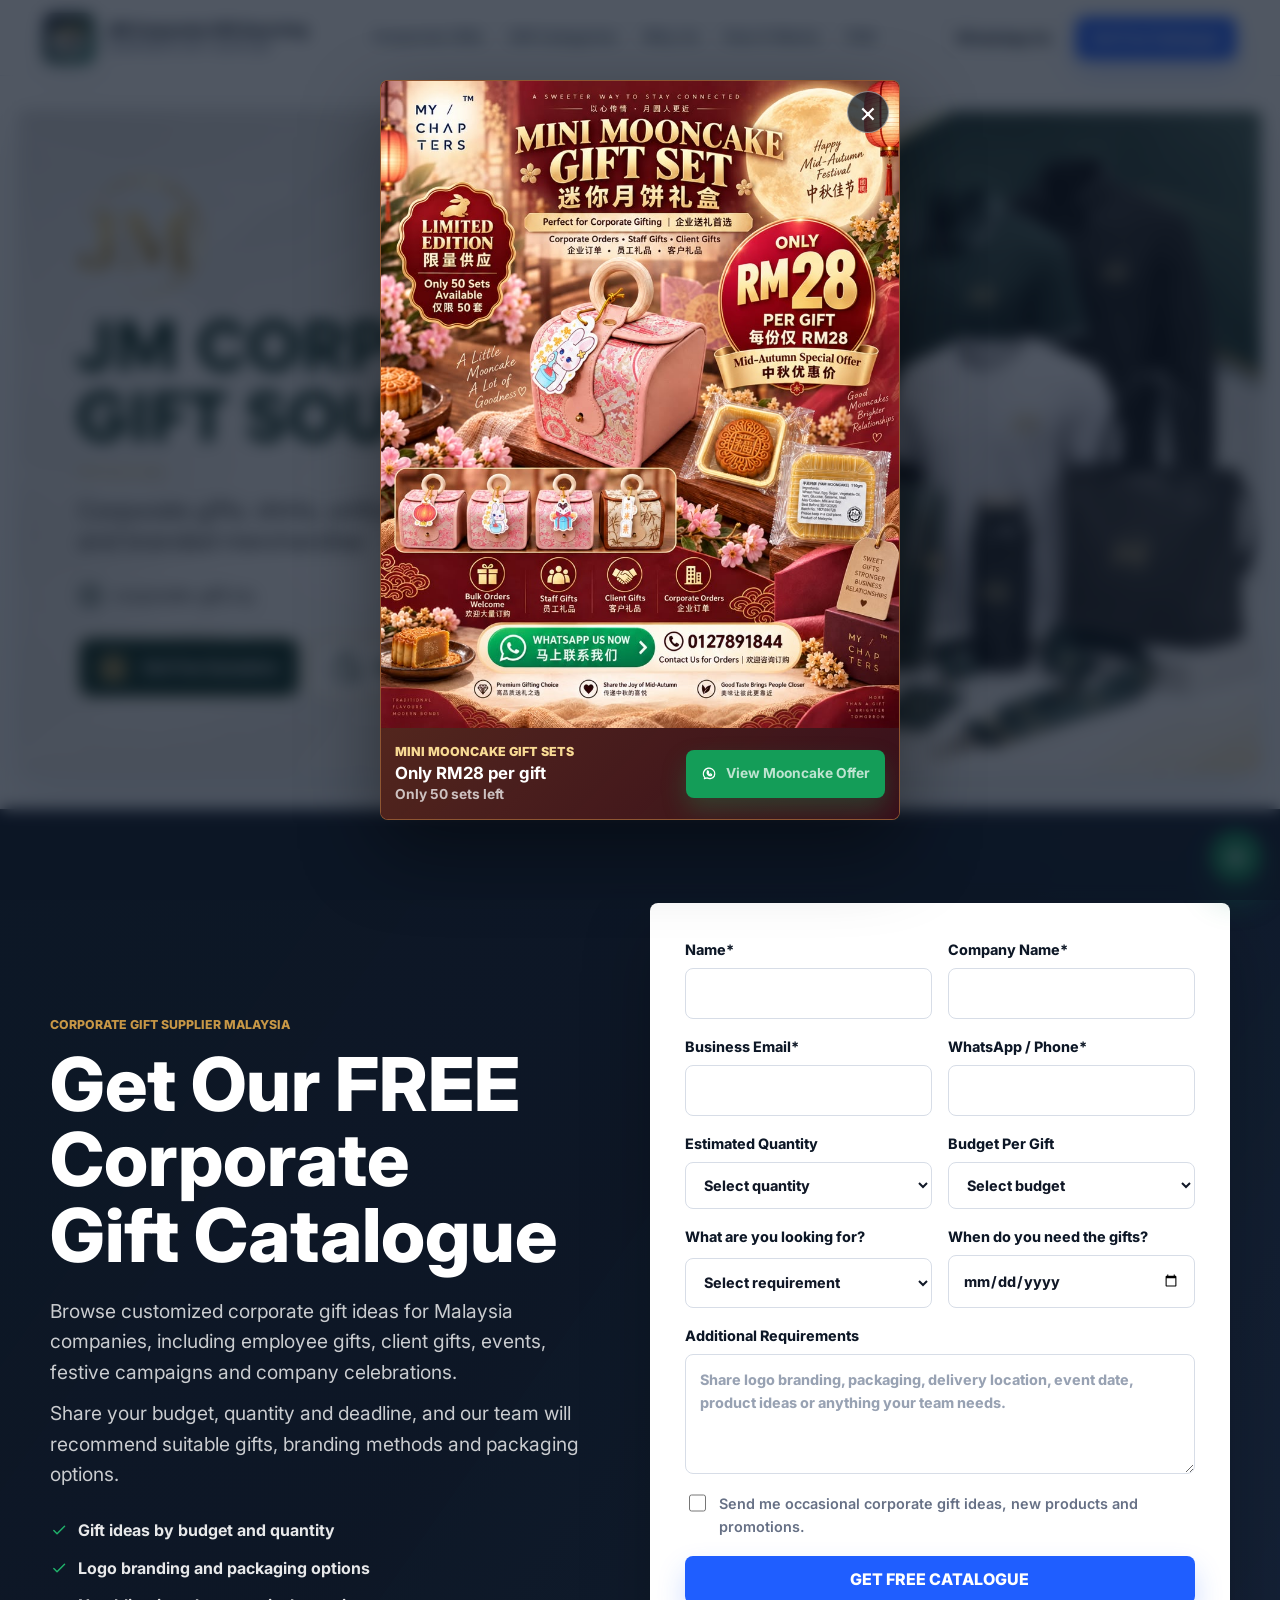
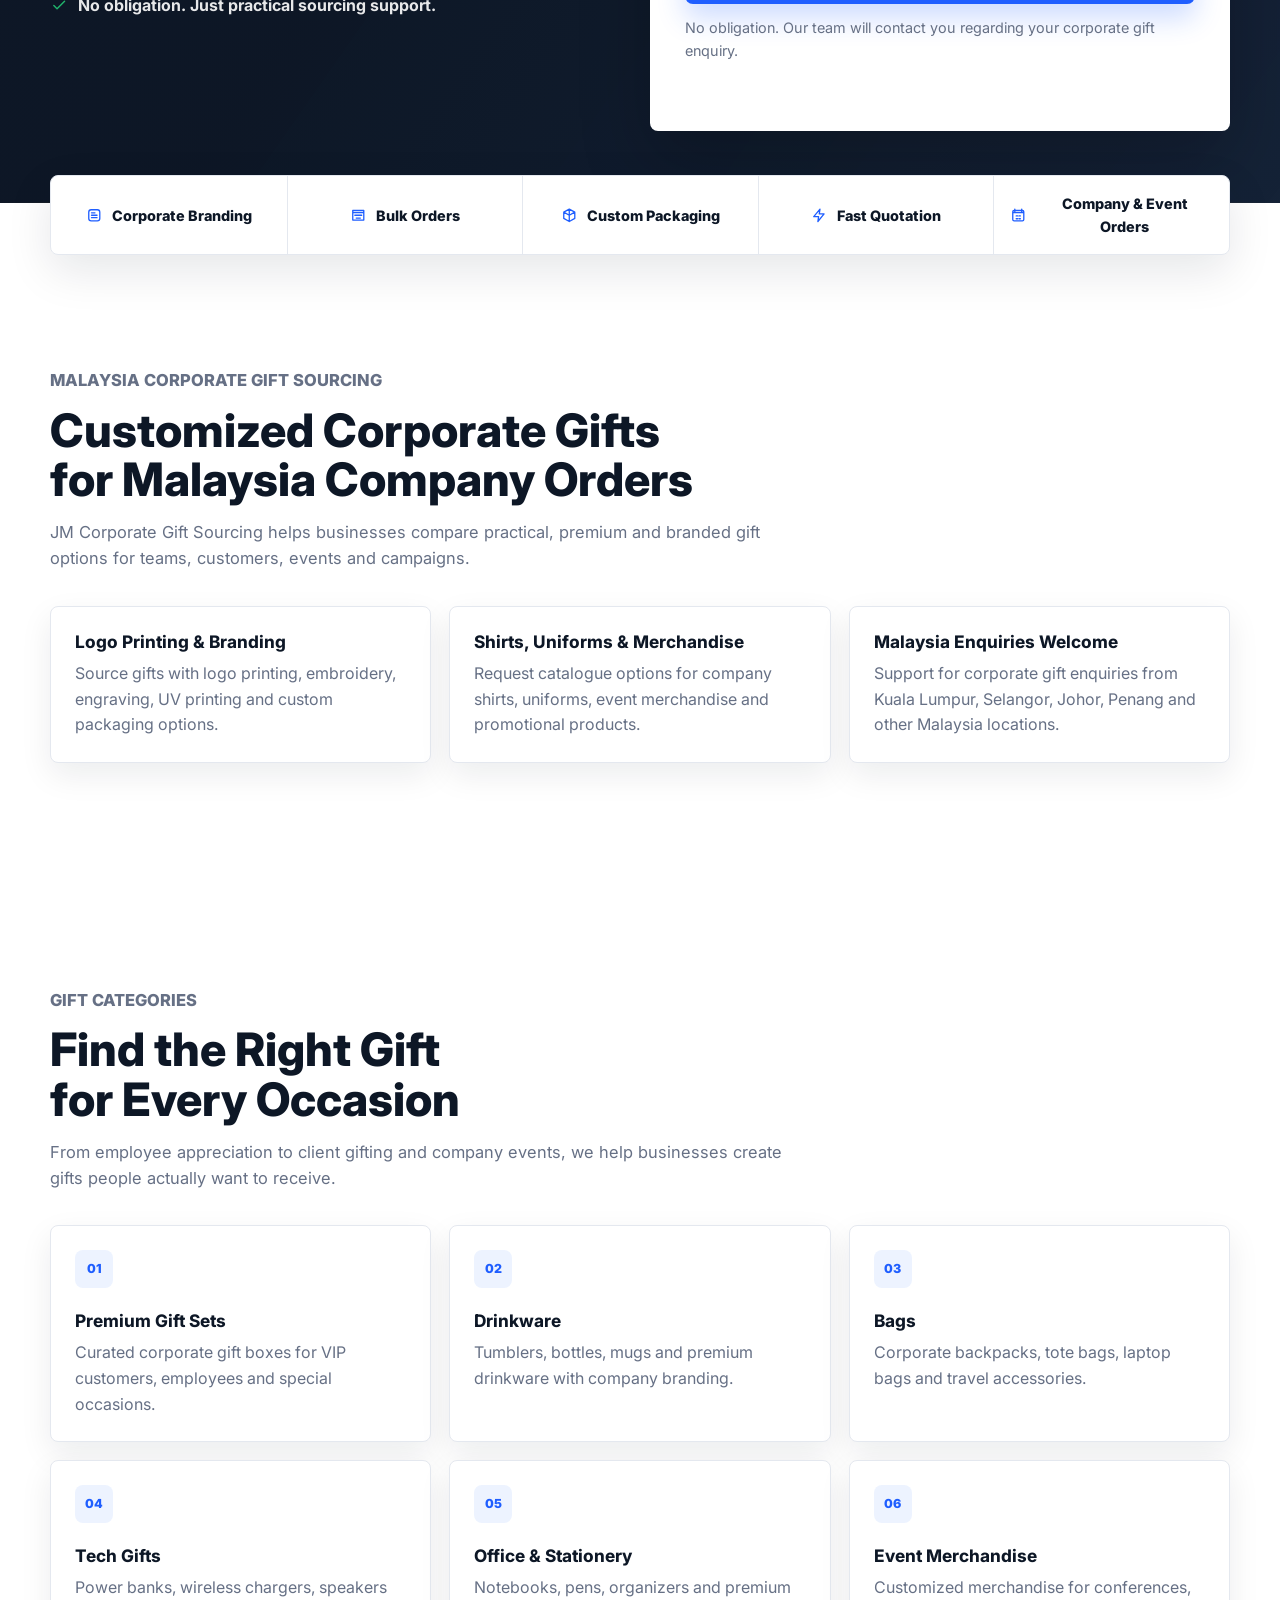
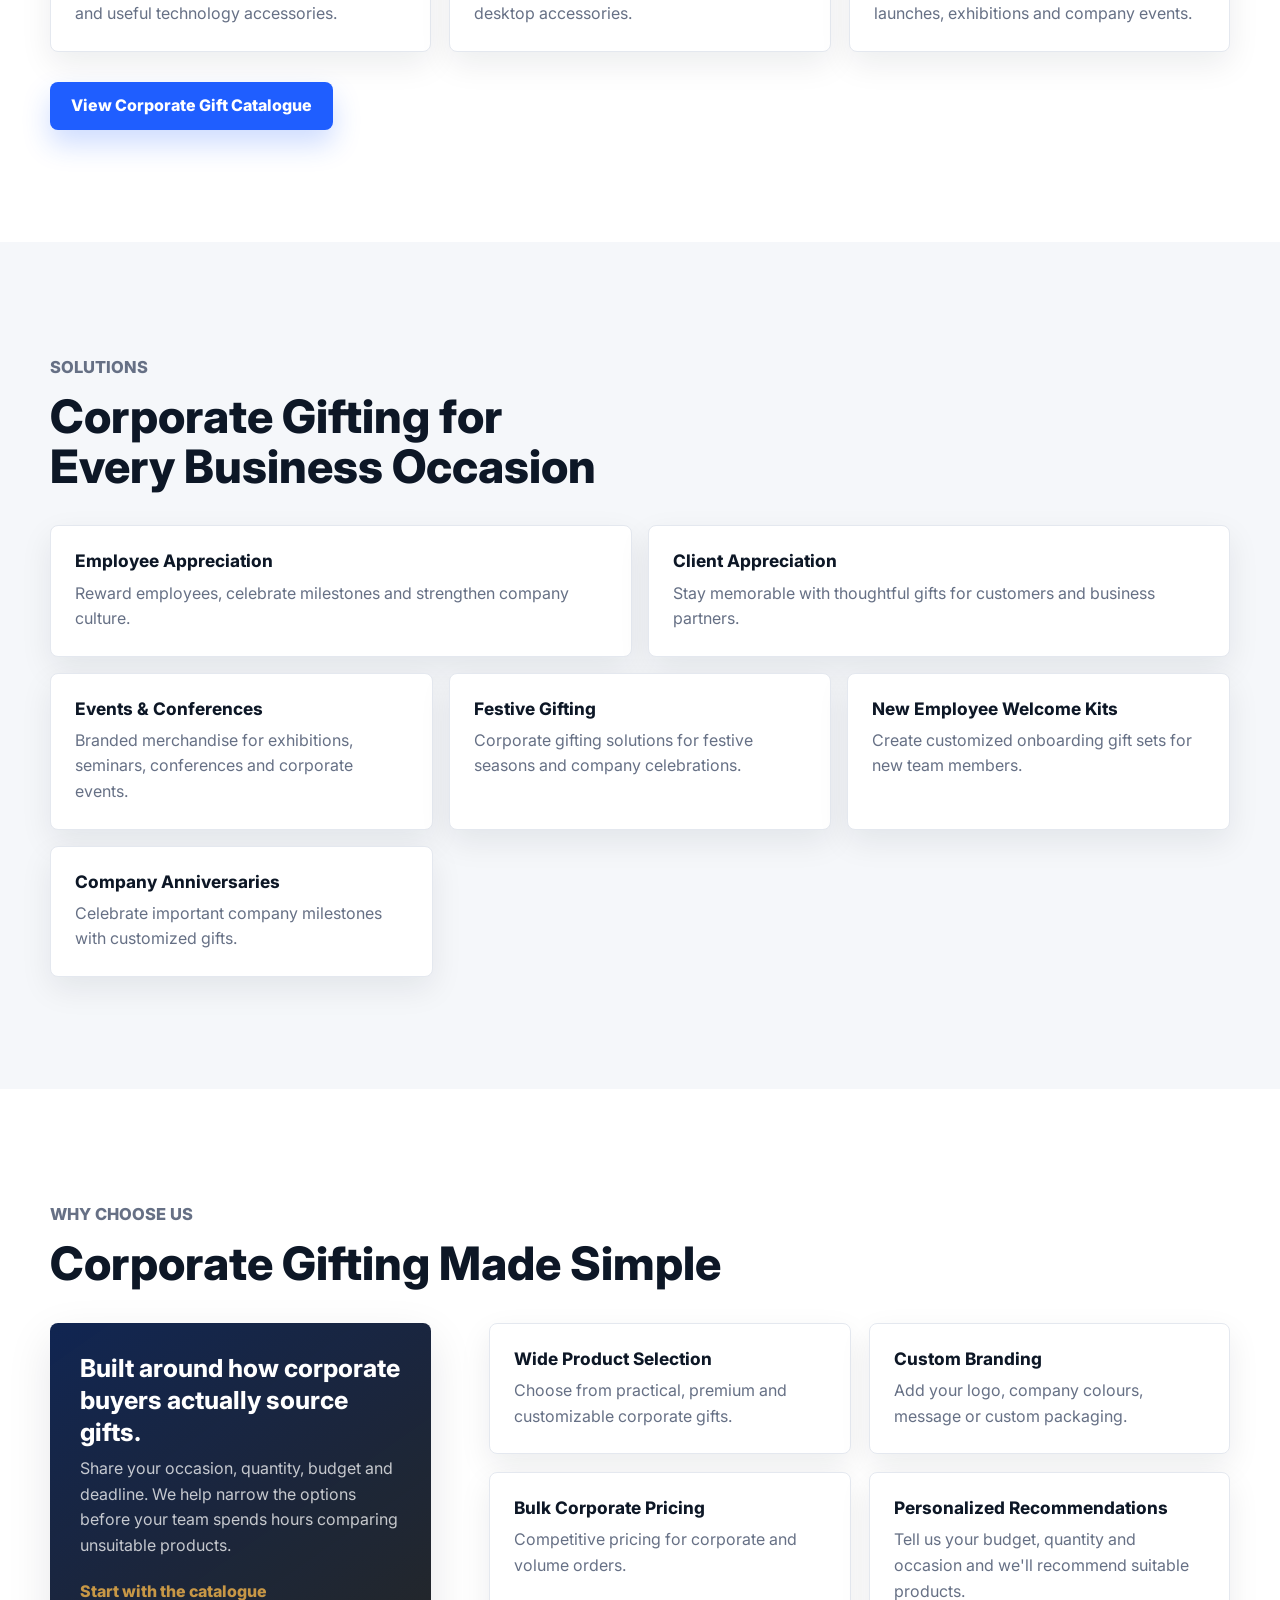
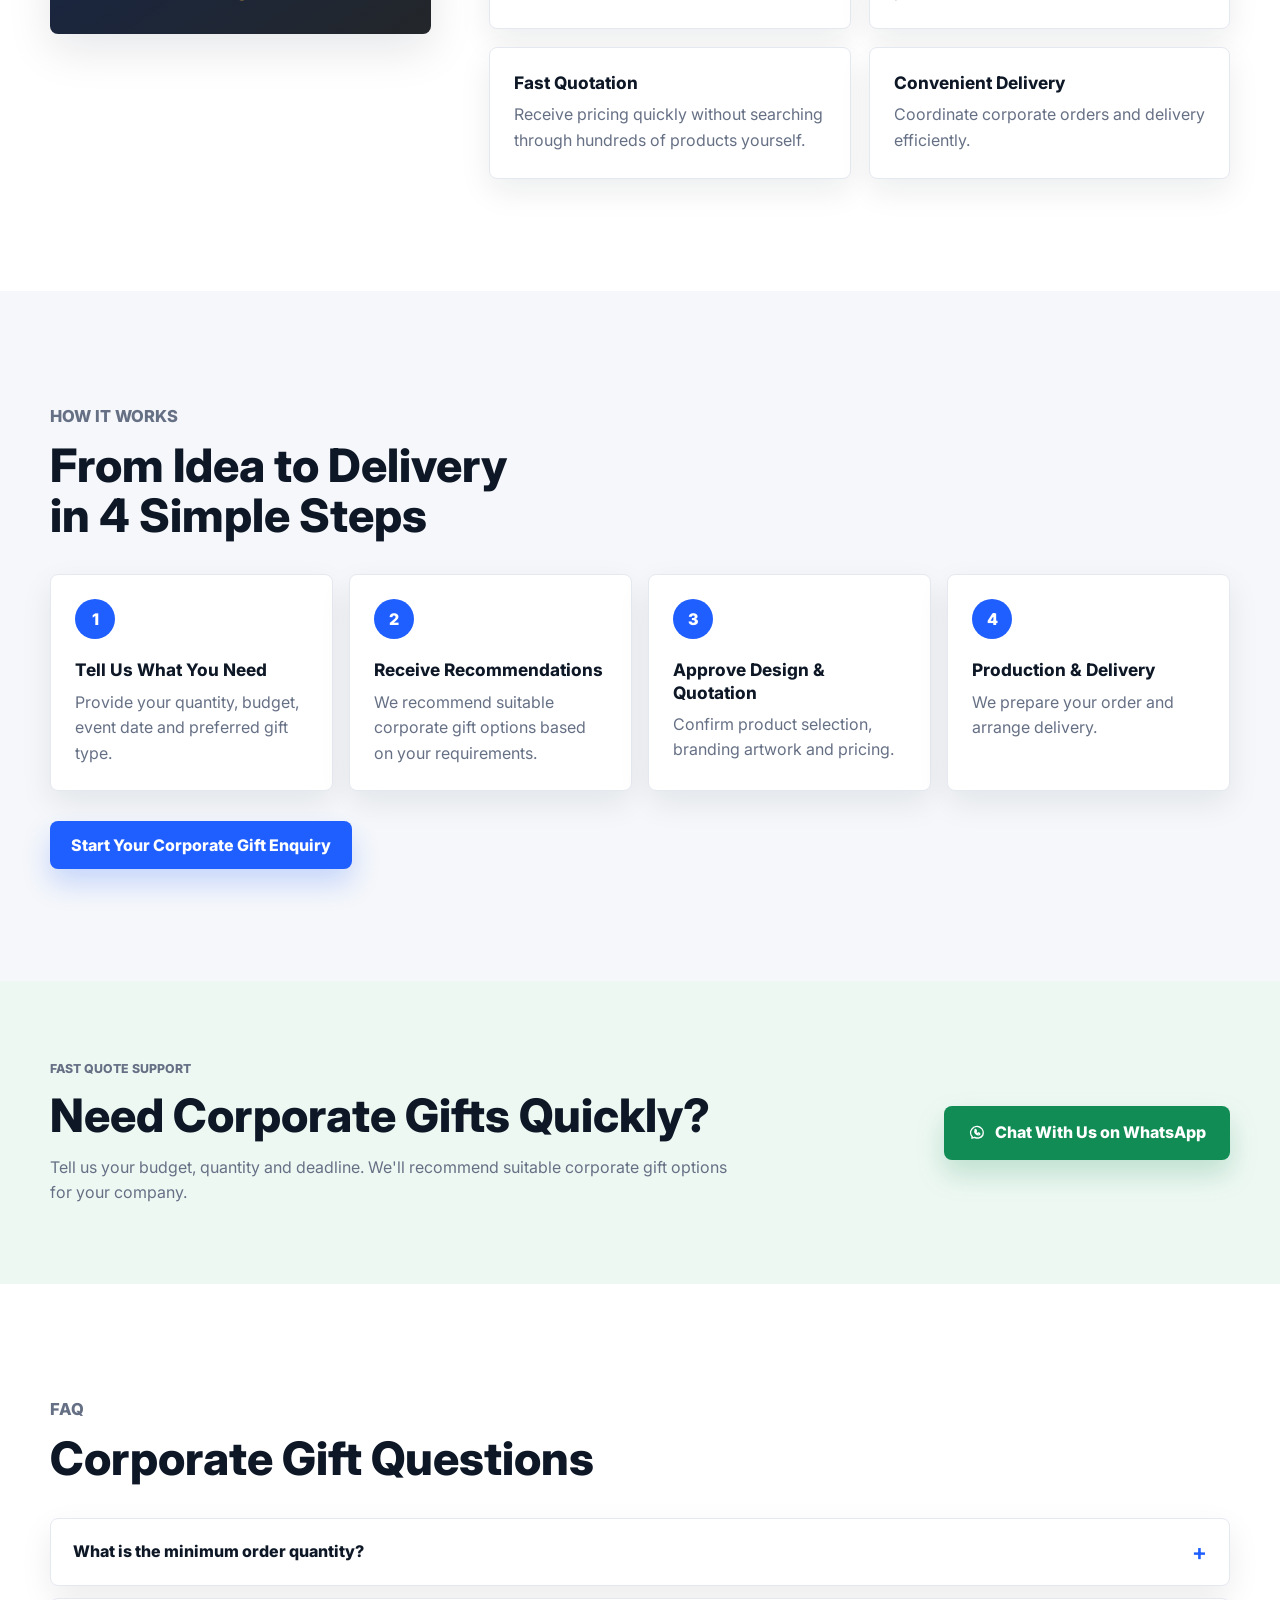
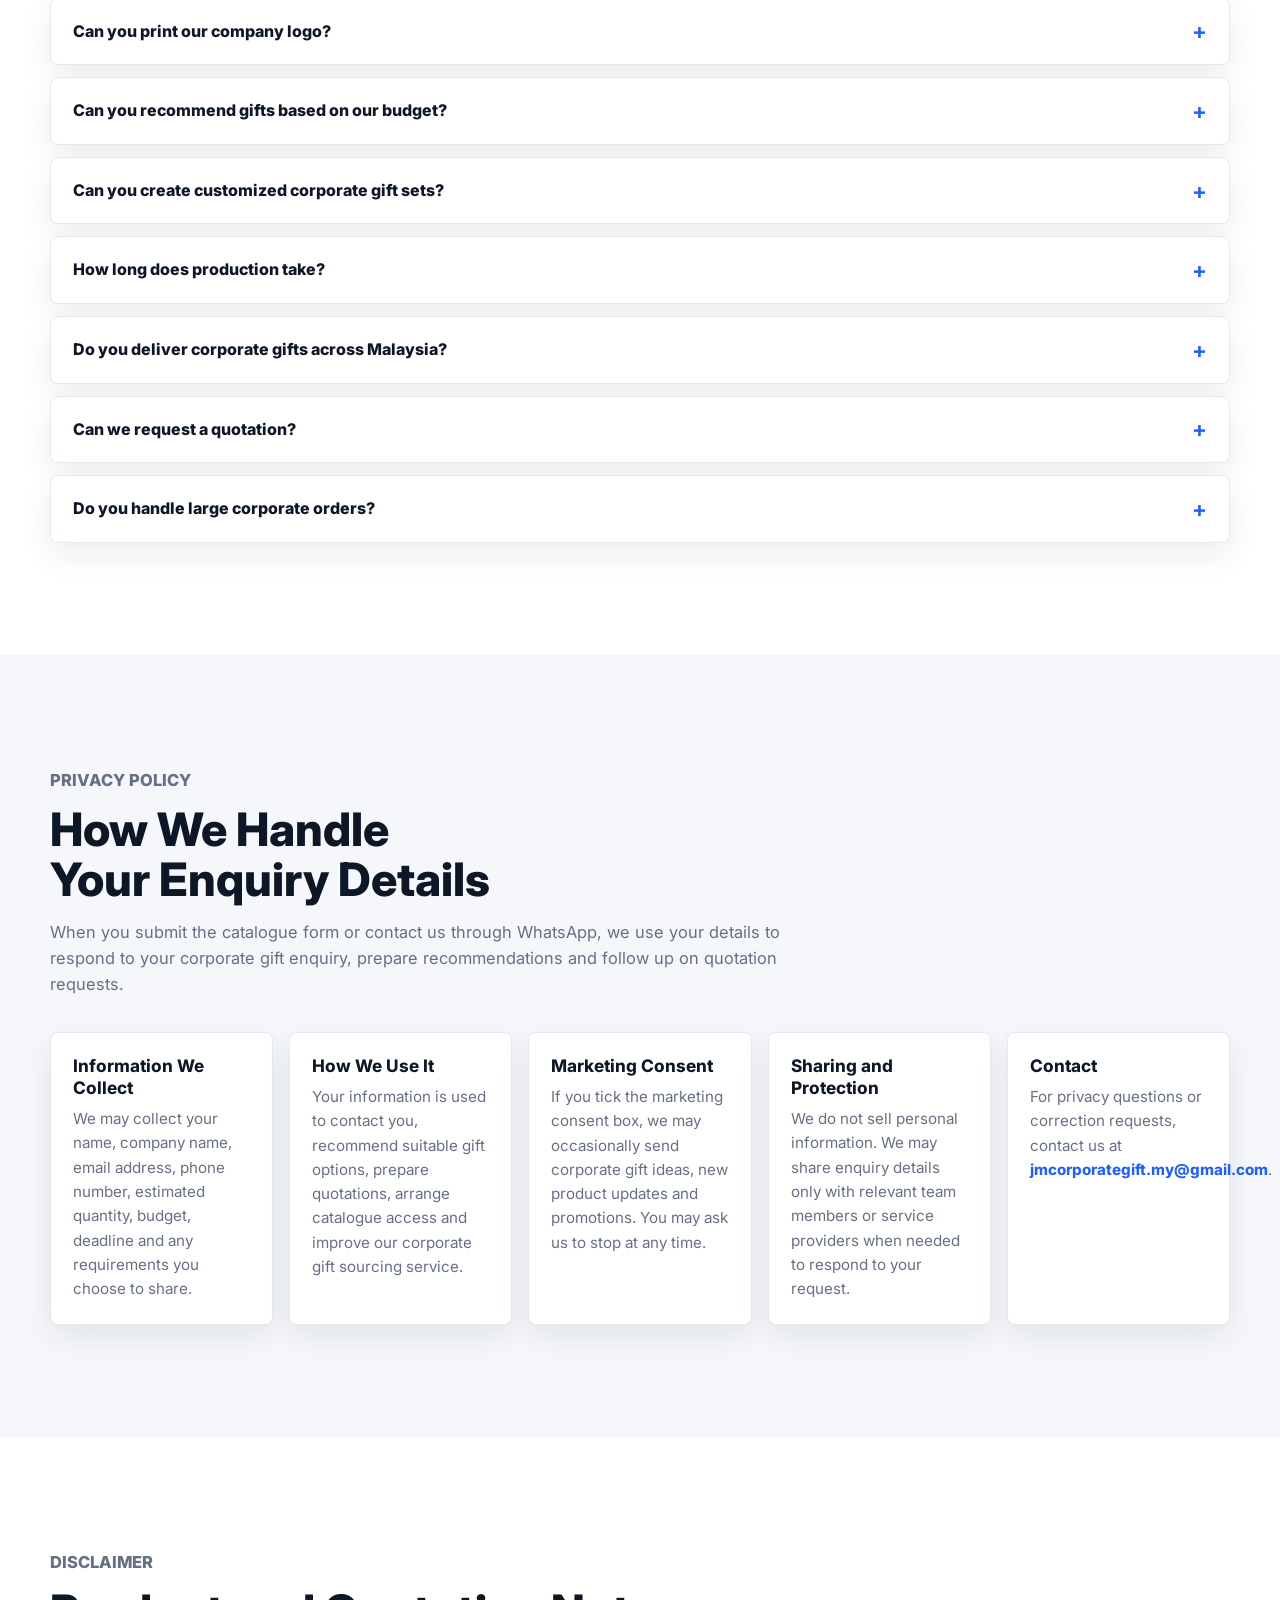
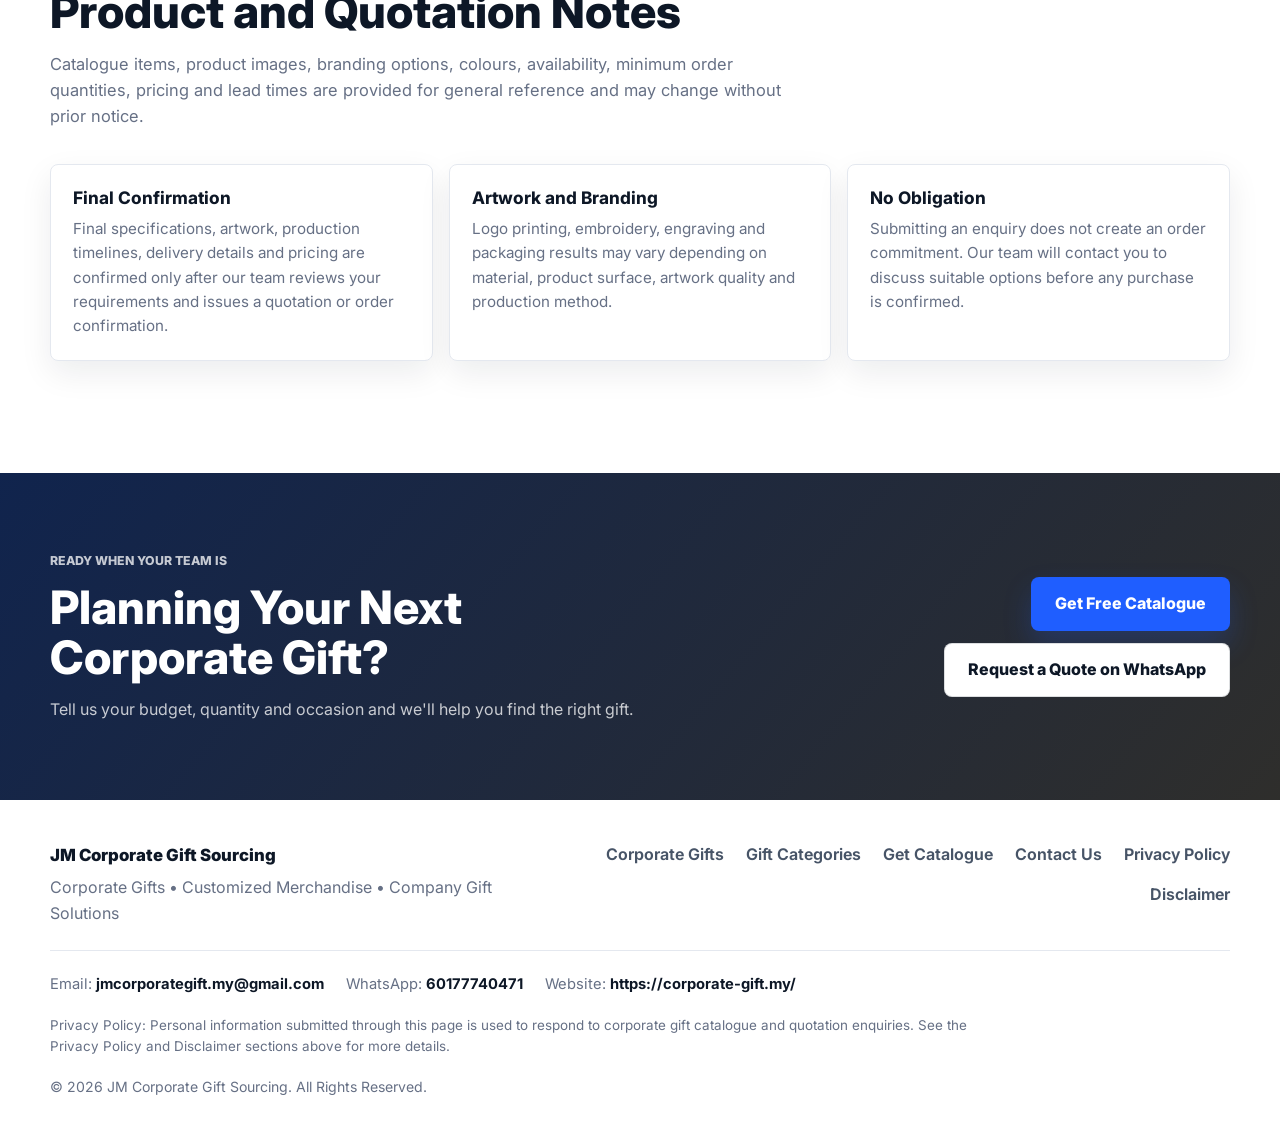
<file: index.html>
<!doctype html>
<html lang="en">
<head>
  <meta charset="utf-8">
  <meta name="viewport" content="width=device-width, initial-scale=1">
  <meta name="theme-color" content="#0d1726">
  <title>Corporate Gift Supplier Malaysia | Custom Gifts Catalogue | JM Corporate Gift Sourcing</title>
  <meta name="description" content="JM Corporate Gift Sourcing helps Malaysia companies source customized corporate gifts, premium gift sets, shirts, uniforms and branded merchandise by budget, quantity and deadline.">
  <meta name="robots" content="index, follow">
  <meta name="author" content="JM Corporate Gift Sourcing">
  <link rel="canonical" href="https://corporate-gift.my/">
  <link rel="sitemap" type="application/xml" href="https://corporate-gift.my/sitemap.xml">
  <meta property="og:type" content="website">
  <meta property="og:site_name" content="JM Corporate Gift Sourcing">
  <meta property="og:locale" content="en_MY">
  <meta property="og:title" content="Corporate Gift Supplier Malaysia | JM Corporate Gift Sourcing">
  <meta property="og:description" content="Customized corporate gifts, premium gift sets, shirts, uniforms and branded merchandise for Malaysia companies. Request recommendations by budget and quantity.">
  <meta property="og:url" content="https://corporate-gift.my/">
  <meta property="og:image" content="https://corporate-gift.my/jm-corporate-gift-preview-20260903.png">
  <meta property="og:image:secure_url" content="https://corporate-gift.my/jm-corporate-gift-preview-20260903.png">
  <meta property="og:image:type" content="image/png">
  <meta property="og:image:width" content="1717">
  <meta property="og:image:height" content="916">
  <meta property="og:image:alt" content="JM Corporate Gift Sourcing premium corporate gifts, shirts, uniforms and branded merchandise">
  <meta name="twitter:card" content="summary_large_image">
  <meta name="twitter:title" content="Corporate Gift Supplier Malaysia | JM Corporate Gift Sourcing">
  <meta name="twitter:description" content="Source customized corporate gifts, premium gift sets, shirts, uniforms and branded merchandise for Malaysia company orders.">
  <meta name="twitter:image" content="https://corporate-gift.my/jm-corporate-gift-preview-20260903.png">
  <link rel="icon" type="image/svg+xml" href="brand-logo.svg">
  <link rel="apple-touch-icon" href="brand-logo-256.png">
  <link rel="preconnect" href="https://fonts.googleapis.com">
  <link rel="preconnect" href="https://fonts.gstatic.com" crossorigin>
  <link href="https://fonts.googleapis.com/css2?family=Inter:wght@400;500;600;700;800&display=swap" rel="stylesheet">
  <link rel="stylesheet" href="styles.css">
  <script type="application/ld+json">
    {
      "@context": "https://schema.org",
      "@graph": [
        {
          "@type": ["Organization", "LocalBusiness"],
          "@id": "https://corporate-gift.my/#organization",
          "name": "JM Corporate Gift Sourcing",
          "url": "https://corporate-gift.my/",
          "logo": "https://corporate-gift.my/brand-logo.svg",
          "image": "https://corporate-gift.my/jm-corporate-gift-preview-20260903.png",
          "description": "Corporate gift supplier in Malaysia for customized merchandise, premium gift sets, shirts, uniforms, employee gifts, client gifts and event merchandise.",
          "email": "jmcorporategift.my@gmail.com",
          "telephone": "+60177740471",
          "areaServed": [
            { "@type": "Country", "name": "Malaysia" },
            { "@type": "City", "name": "Kuala Lumpur" },
            { "@type": "State", "name": "Selangor" },
            { "@type": "State", "name": "Johor" },
            { "@type": "State", "name": "Penang" }
          ],
          "contactPoint": {
            "@type": "ContactPoint",
            "contactType": "sales",
            "email": "jmcorporategift.my@gmail.com",
            "telephone": "+60177740471",
            "availableLanguage": ["en", "ms", "zh"]
          }
        },
        {
          "@type": "WebSite",
          "@id": "https://corporate-gift.my/#website",
          "url": "https://corporate-gift.my/",
          "name": "JM Corporate Gift Sourcing",
          "publisher": { "@id": "https://corporate-gift.my/#organization" },
          "inLanguage": "en-MY"
        },
        {
          "@type": "WebPage",
          "@id": "https://corporate-gift.my/#webpage",
          "url": "https://corporate-gift.my/",
          "name": "Corporate Gift Supplier Malaysia | Custom Gifts Catalogue",
          "description": "Request a free corporate gift catalogue and get recommendations for customized corporate gifts, premium gift sets, shirts, uniforms and branded merchandise in Malaysia.",
          "isPartOf": { "@id": "https://corporate-gift.my/#website" },
          "about": { "@id": "https://corporate-gift.my/#organization" },
          "inLanguage": "en-MY"
        },
        {
          "@type": "Service",
          "@id": "https://corporate-gift.my/#corporate-gift-service",
          "name": "Corporate gift sourcing and customization",
          "provider": { "@id": "https://corporate-gift.my/#organization" },
          "areaServed": { "@type": "Country", "name": "Malaysia" },
          "serviceType": "Corporate gift supplier",
          "description": "Corporate gift sourcing, logo branding, custom packaging, premium gift sets, shirts, uniforms and event merchandise recommendations by budget, quantity and deadline.",
          "hasOfferCatalog": {
            "@type": "OfferCatalog",
            "name": "Corporate gift categories",
            "itemListElement": [
              { "@type": "Offer", "itemOffered": { "@type": "Service", "name": "Premium corporate gift sets" } },
              { "@type": "Offer", "itemOffered": { "@type": "Service", "name": "Custom logo drinkware" } },
              { "@type": "Offer", "itemOffered": { "@type": "Service", "name": "Corporate bags and tote bags" } },
              { "@type": "Offer", "itemOffered": { "@type": "Service", "name": "Technology gifts and accessories" } },
              { "@type": "Offer", "itemOffered": { "@type": "Service", "name": "Company shirts and uniforms" } },
              { "@type": "Offer", "itemOffered": { "@type": "Service", "name": "Event merchandise" } }
            ]
          }
        },
        {
          "@type": "FAQPage",
          "@id": "https://corporate-gift.my/#faq-schema",
          "mainEntity": [
            {
              "@type": "Question",
              "name": "What is the minimum order quantity?",
              "acceptedAnswer": { "@type": "Answer", "text": "Minimum order quantity depends on the product. Contact us with the product and quantity required for recommendations." }
            },
            {
              "@type": "Question",
              "name": "Can you print our company logo?",
              "acceptedAnswer": { "@type": "Answer", "text": "Yes. Branding options may include printing, engraving, embroidery, UV printing and other methods depending on the product." }
            },
            {
              "@type": "Question",
              "name": "Can you recommend gifts based on our budget?",
              "acceptedAnswer": { "@type": "Answer", "text": "Yes. Tell us your approximate budget per gift, quantity and occasion and we can recommend suitable options." }
            },
            {
              "@type": "Question",
              "name": "Do you deliver corporate gifts across Malaysia?",
              "acceptedAnswer": { "@type": "Answer", "text": "Yes. We support corporate gift enquiries for companies in Malaysia, including Kuala Lumpur, Selangor, Johor, Penang and other locations depending on order requirements." }
            }
          ]
        }
      ]
    }
  </script>
</head>
<body>
  <svg class="icon-sprite" aria-hidden="true" focusable="false">
    <symbol id="icon-branding" viewBox="0 0 24 24"><path d="M4 7.5A3.5 3.5 0 0 1 7.5 4h9A3.5 3.5 0 0 1 20 7.5v9a3.5 3.5 0 0 1-3.5 3.5h-9A3.5 3.5 0 0 1 4 16.5v-9Zm4 8h8M8 12h8M8 8.5h5" /></symbol>
    <symbol id="icon-bulk" viewBox="0 0 24 24"><path d="M5 8h14M7 12h10M9 16h6M4 5h16v14H4z" /></symbol>
    <symbol id="icon-packaging" viewBox="0 0 24 24"><path d="m12 3 8 4.5v9L12 21l-8-4.5v-9L12 3Zm0 0v18M4 7.5l8 4.5 8-4.5" /></symbol>
    <symbol id="icon-fast" viewBox="0 0 24 24"><path d="M13 3 4 14h7l-1 7 9-11h-7l1-7Z" /></symbol>
    <symbol id="icon-event" viewBox="0 0 24 24"><path d="M7 3v4M17 3v4M4 8h16M6 5h12a2 2 0 0 1 2 2v11a2 2 0 0 1-2 2H6a2 2 0 0 1-2-2V7a2 2 0 0 1 2-2Zm3 8h2m2 0h2m-6 4h2m2 0h2" /></symbol>
    <symbol id="icon-check" viewBox="0 0 24 24"><path d="m5 12.5 4.2 4.2L19 6.8" /></symbol>
    <symbol id="icon-whatsapp" viewBox="0 0 24 24"><path d="M5.7 18.4A8.2 8.2 0 1 1 19.2 16c-2.3 3.6-6.9 4.7-10.4 2.7L5 19.7l.7-1.3Zm4-8.9c-.3.2-.8.7-.8 1.6 0 1.9 2.5 4.4 4.7 4.4.8 0 1.4-.4 1.6-.8.2-.3.2-.8-.1-1l-1.4-.7c-.3-.1-.6-.1-.8.2l-.4.5c-.1.1-.3.2-.5.1-.8-.4-1.5-1.1-1.9-1.9-.1-.2 0-.4.1-.5l.5-.4c.3-.2.3-.5.2-.8l-.7-1.4c-.2-.3-.7-.4-1-.1Z" /></symbol>
    <symbol id="icon-download" viewBox="0 0 24 24"><path d="M12 3v11m0 0 4-4m-4 4-4-4M5 18h14v3H5z" /></symbol>
    <symbol id="icon-menu" viewBox="0 0 24 24"><path d="M4 7h16M4 12h16M4 17h16" /></symbol>
  </svg>

  <header class="site-header" data-header>
    <a class="brand" href="#top" aria-label="JM Corporate Gift Sourcing home">
      <span class="brand-mark"><img src="brand-logo-256.png?v=20260903" alt="" width="256" height="256"></span>
      <span class="brand-copy">
        <span class="brand-name" data-config="brandName">JM Corporate Gift Sourcing</span>
        <span class="brand-line">Corporate gift supplier</span>
      </span>
    </a>

    <button class="menu-toggle" type="button" aria-label="Open navigation" aria-expanded="false" aria-controls="siteNav" data-menu-toggle>
      <svg class="icon"><use href="#icon-menu"></use></svg>
    </button>

    <nav class="site-nav" id="siteNav" aria-label="Main navigation" data-site-nav>
      <a href="#corporate-gifts">Corporate Gifts</a>
      <a href="#gift-categories">Gift Categories</a>
      <a href="#why-us">Why Us</a>
      <a href="#how-it-works">How It Works</a>
      <a href="#faq">FAQ</a>
    </nav>

    <div class="header-actions">
      <a class="button button-secondary button-small" href="#" data-whatsapp-link data-event="whatsapp_lead">WhatsApp Us</a>
      <a class="button button-primary button-small" href="#catalogue">Get Free Catalogue</a>
    </div>
  </header>

  <main id="top">
    <section class="banner-showcase" aria-label="JM Corporate Gift Sourcing banner">
      <a class="banner-link" href="#catalogue" data-event="banner_catalogue_click">
        <img src="jm-corporate-gift-hero-banner.png" alt="JM Corporate Gift Sourcing corporate gifts, shirts, uniforms and branded merchandise banner" width="1717" height="916">
      </a>
    </section>

    <section class="hero" id="corporate-gifts">
      <span class="anchor-target" id="catalogue"></span>
      <div class="hero-inner">
        <div class="hero-copy reveal">
          <p class="eyebrow">Corporate gift supplier Malaysia</p>
          <h1>Get Our FREE Corporate Gift Catalogue</h1>
          <p class="hero-text">Browse customized corporate gift ideas for Malaysia companies, including employee gifts, client gifts, events, festive campaigns and company celebrations.</p>
          <p class="hero-text">Share your budget, quantity and deadline, and our team will recommend suitable gifts, branding methods and packaging options.</p>
          <ul class="hero-points" aria-label="Corporate gift service highlights">
            <li><svg class="icon"><use href="#icon-check"></use></svg>Gift ideas by budget and quantity</li>
            <li><svg class="icon"><use href="#icon-check"></use></svg>Logo branding and packaging options</li>
            <li><svg class="icon"><use href="#icon-check"></use></svg>No obligation. Just practical sourcing support.</li>
          </ul>
        </div>

        <div class="form-card reveal" data-form-card>
          <form id="catalogueForm" novalidate>
            <input type="text" name="website" class="honeypot" tabindex="-1" autocomplete="off" aria-hidden="true">
            <div class="form-grid">
              <label>Name*<input type="text" name="name" autocomplete="name" required></label>
              <label>Company Name*<input type="text" name="company" autocomplete="organization" required></label>
              <label>Business Email*<input type="email" name="email" autocomplete="email" inputmode="email" required></label>
              <label>WhatsApp / Phone*<input type="tel" name="phone" autocomplete="tel" inputmode="tel" required></label>
              <label>Estimated Quantity
                <select name="estimatedQuantity">
                  <option value="">Select quantity</option>
                  <option>Below 50</option>
                  <option>50-100</option>
                  <option>101-300</option>
                  <option>301-500</option>
                  <option>501-1,000</option>
                  <option>Above 1,000</option>
                  <option>Not Sure Yet</option>
                </select>
              </label>
              <label>Budget Per Gift
                <select name="budgetPerGift">
                  <option value="">Select budget</option>
                  <option>Below RM20</option>
                  <option>RM20-RM50</option>
                  <option>RM51-RM100</option>
                  <option>RM101-RM200</option>
                  <option>Above RM200</option>
                  <option>Not Sure Yet</option>
                </select>
              </label>
              <label>What are you looking for?
                <select name="lookingFor">
                  <option value="">Select requirement</option>
                  <option>Employee Gifts</option>
                  <option>Client Gifts</option>
                  <option>Event Merchandise</option>
                  <option>Premium Gift Sets</option>
                  <option>Festive Gifts</option>
                  <option>Welcome Kits</option>
                  <option>Promotional Products</option>
                  <option>Not Sure - Recommend Something</option>
                </select>
              </label>
              <label>When do you need the gifts?<input type="date" name="deadline"></label>
              <label class="full-span">Additional Requirements<textarea name="requirements" rows="4" placeholder="Share logo branding, packaging, delivery location, event date, product ideas or anything your team needs."></textarea></label>
            </div>
            <label class="checkbox-line">
              <input type="checkbox" name="marketingConsent" value="yes">
              <span>Send me occasional corporate gift ideas, new products and promotions.</span>
            </label>
            <button class="button button-primary button-full" type="submit">GET FREE CATALOGUE</button>
            <p class="form-note">No obligation. Our team will contact you regarding your corporate gift enquiry.</p>
            <p class="form-status" role="status" aria-live="polite" data-form-status></p>
          </form>

          <div class="success-state" hidden data-success-state>
            <h3>Thank You!</h3>
            <p>Your catalogue request has been received.</p>
            <p>Our team will contact you shortly.</p>
            <div class="success-actions">
              <a class="button button-secondary" href="#" data-download-link data-event="catalogue_download">
                <svg class="icon"><use href="#icon-download"></use></svg>Open Corporate Gift Catalogue
              </a>
              <a class="button button-secondary" href="#" data-shirt-download-link data-event="shirt_catalogue_download">
                <svg class="icon"><use href="#icon-download"></use></svg>Open Shirt Catalogue
              </a>
              <a class="button button-secondary" href="#" data-whatsapp-link data-event="whatsapp_lead">
                <svg class="icon"><use href="#icon-whatsapp"></use></svg>Chat With Us on WhatsApp
              </a>
            </div>
          </div>
        </div>
      </div>
    </section>

    <section class="trust-bar" aria-label="Corporate gifting capabilities">
      <div class="trust-item"><svg class="icon"><use href="#icon-branding"></use></svg>Corporate Branding</div>
      <div class="trust-item"><svg class="icon"><use href="#icon-bulk"></use></svg>Bulk Orders</div>
      <div class="trust-item"><svg class="icon"><use href="#icon-packaging"></use></svg>Custom Packaging</div>
      <div class="trust-item"><svg class="icon"><use href="#icon-fast"></use></svg>Fast Quotation</div>
      <div class="trust-item"><svg class="icon"><use href="#icon-event"></use></svg>Company &amp; Event Orders</div>
    </section>

    <section class="section local-seo-section" id="malaysia-corporate-gifts">
      <div class="section-heading reveal">
        <p class="eyebrow">Malaysia corporate gift sourcing</p>
        <h2>Customized Corporate Gifts for Malaysia Company Orders</h2>
        <p>JM Corporate Gift Sourcing helps businesses compare practical, premium and branded gift options for teams, customers, events and campaigns.</p>
      </div>
      <div class="card-grid">
        <article class="info-card reveal"><h3>Logo Printing &amp; Branding</h3><p>Source gifts with logo printing, embroidery, engraving, UV printing and custom packaging options.</p></article>
        <article class="info-card reveal"><h3>Shirts, Uniforms &amp; Merchandise</h3><p>Request catalogue options for company shirts, uniforms, event merchandise and promotional products.</p></article>
        <article class="info-card reveal"><h3>Malaysia Enquiries Welcome</h3><p>Support for corporate gift enquiries from Kuala Lumpur, Selangor, Johor, Penang and other Malaysia locations.</p></article>
      </div>
    </section>

    <section class="section" id="gift-categories">
      <div class="section-heading reveal">
        <p class="eyebrow">Gift Categories</p>
        <h2>Find the Right Gift for Every Occasion</h2>
        <p>From employee appreciation to client gifting and company events, we help businesses create gifts people actually want to receive.</p>
      </div>
      <div class="card-grid categories-grid">
        <article class="info-card reveal"><span class="card-icon">01</span><h3>Premium Gift Sets</h3><p>Curated corporate gift boxes for VIP customers, employees and special occasions.</p></article>
        <article class="info-card reveal"><span class="card-icon">02</span><h3>Drinkware</h3><p>Tumblers, bottles, mugs and premium drinkware with company branding.</p></article>
        <article class="info-card reveal"><span class="card-icon">03</span><h3>Bags</h3><p>Corporate backpacks, tote bags, laptop bags and travel accessories.</p></article>
        <article class="info-card reveal"><span class="card-icon">04</span><h3>Tech Gifts</h3><p>Power banks, wireless chargers, speakers and useful technology accessories.</p></article>
        <article class="info-card reveal"><span class="card-icon">05</span><h3>Office &amp; Stationery</h3><p>Notebooks, pens, organizers and premium desktop accessories.</p></article>
        <article class="info-card reveal"><span class="card-icon">06</span><h3>Event Merchandise</h3><p>Customized merchandise for conferences, launches, exhibitions and company events.</p></article>
      </div>
      <div class="section-cta reveal">
        <a class="button button-primary" href="#catalogue">View Corporate Gift Catalogue</a>
      </div>
    </section>

    <section class="section section-muted">
      <div class="section-heading reveal">
        <p class="eyebrow">Solutions</p>
        <h2>Corporate Gifting for Every Business Occasion</h2>
      </div>
      <div class="solution-grid">
        <article class="solution-card reveal"><h3>Employee Appreciation</h3><p>Reward employees, celebrate milestones and strengthen company culture.</p></article>
        <article class="solution-card reveal"><h3>Client Appreciation</h3><p>Stay memorable with thoughtful gifts for customers and business partners.</p></article>
        <article class="solution-card reveal"><h3>Events &amp; Conferences</h3><p>Branded merchandise for exhibitions, seminars, conferences and corporate events.</p></article>
        <article class="solution-card reveal"><h3>Festive Gifting</h3><p>Corporate gifting solutions for festive seasons and company celebrations.</p></article>
        <article class="solution-card reveal"><h3>New Employee Welcome Kits</h3><p>Create customized onboarding gift sets for new team members.</p></article>
        <article class="solution-card reveal"><h3>Company Anniversaries</h3><p>Celebrate important company milestones with customized gifts.</p></article>
      </div>
    </section>

    <section class="section" id="why-us">
      <div class="section-heading reveal">
        <p class="eyebrow">Why Choose Us</p>
        <h2>Corporate Gifting Made Simple</h2>
      </div>
      <div class="benefit-layout">
        <div class="benefit-panel reveal">
          <h3>Built around how corporate buyers actually source gifts.</h3>
          <p>Share your occasion, quantity, budget and deadline. We help narrow the options before your team spends hours comparing unsuitable products.</p>
          <a class="text-link" href="#catalogue" data-event="quote_request">Start with the catalogue</a>
        </div>
        <div class="card-grid benefit-grid">
          <article class="info-card reveal"><h3>Wide Product Selection</h3><p>Choose from practical, premium and customizable corporate gifts.</p></article>
          <article class="info-card reveal"><h3>Custom Branding</h3><p>Add your logo, company colours, message or custom packaging.</p></article>
          <article class="info-card reveal"><h3>Bulk Corporate Pricing</h3><p>Competitive pricing for corporate and volume orders.</p></article>
          <article class="info-card reveal"><h3>Personalized Recommendations</h3><p>Tell us your budget, quantity and occasion and we'll recommend suitable products.</p></article>
          <article class="info-card reveal"><h3>Fast Quotation</h3><p>Receive pricing quickly without searching through hundreds of products yourself.</p></article>
          <article class="info-card reveal"><h3>Convenient Delivery</h3><p>Coordinate corporate orders and delivery efficiently.</p></article>
        </div>
      </div>
    </section>

    <section class="section section-muted" id="how-it-works">
      <div class="section-heading reveal">
        <p class="eyebrow">How It Works</p>
        <h2>From Idea to Delivery in 4 Simple Steps</h2>
      </div>
      <ol class="steps">
        <li class="reveal"><span>1</span><h3>Tell Us What You Need</h3><p>Provide your quantity, budget, event date and preferred gift type.</p></li>
        <li class="reveal"><span>2</span><h3>Receive Recommendations</h3><p>We recommend suitable corporate gift options based on your requirements.</p></li>
        <li class="reveal"><span>3</span><h3>Approve Design &amp; Quotation</h3><p>Confirm product selection, branding artwork and pricing.</p></li>
        <li class="reveal"><span>4</span><h3>Production &amp; Delivery</h3><p>We prepare your order and arrange delivery.</p></li>
      </ol>
      <div class="section-cta reveal">
        <a class="button button-primary" href="#catalogue" data-event="quote_request">Start Your Corporate Gift Enquiry</a>
      </div>
    </section>

    <section class="whatsapp-section">
      <div class="whatsapp-copy reveal">
        <p class="eyebrow">Fast quote support</p>
        <h2>Need Corporate Gifts Quickly?</h2>
      <p>Tell us your budget, quantity and deadline. We'll recommend suitable corporate gift options for your company.</p>
      </div>
      <a class="button button-whatsapp button-large reveal" href="#" data-whatsapp-link data-event="whatsapp_lead">
        <svg class="icon"><use href="#icon-whatsapp"></use></svg>Chat With Us on WhatsApp
      </a>
    </section>

    <section class="section" id="faq">
      <div class="section-heading reveal">
        <p class="eyebrow">FAQ</p>
        <h2>Corporate Gift Questions</h2>
      </div>
      <div class="faq-list">
        <details class="faq-item reveal"><summary>What is the minimum order quantity?</summary><p>Minimum order quantity depends on the product. Contact us with the product and quantity required for recommendations.</p></details>
        <details class="faq-item reveal"><summary>Can you print our company logo?</summary><p>Yes. Branding options may include printing, engraving, embroidery, UV printing and other methods depending on the product.</p></details>
        <details class="faq-item reveal"><summary>Can you recommend gifts based on our budget?</summary><p>Yes. Tell us your approximate budget per gift, quantity and occasion and we can recommend suitable options.</p></details>
        <details class="faq-item reveal"><summary>Can you create customized corporate gift sets?</summary><p>Yes. Gift sets can be customized depending on quantity, products, packaging and branding requirements.</p></details>
        <details class="faq-item reveal"><summary>How long does production take?</summary><p>Production time depends on the product, quantity, branding method and customization required. Contact us early if you have a fixed event date.</p></details>
        <details class="faq-item reveal"><summary>Do you deliver corporate gifts across Malaysia?</summary><p>Yes. We support corporate gift enquiries for companies in Malaysia, including Kuala Lumpur, Selangor, Johor, Penang and other locations depending on order requirements.</p></details>
        <details class="faq-item reveal"><summary>Can we request a quotation?</summary><p>Yes. Submit the enquiry form or contact us through WhatsApp with your requirements.</p></details>
        <details class="faq-item reveal"><summary>Do you handle large corporate orders?</summary><p>Yes. Bulk corporate gift enquiries and company orders are welcome.</p></details>
      </div>
    </section>

    <section class="section section-muted legal-section" id="privacy">
      <div class="section-heading reveal">
        <p class="eyebrow">Privacy Policy</p>
        <h2>How We Handle Your Enquiry Details</h2>
        <p>When you submit the catalogue form or contact us through WhatsApp, we use your details to respond to your corporate gift enquiry, prepare recommendations and follow up on quotation requests.</p>
      </div>
      <div class="legal-grid">
        <article class="legal-card reveal">
          <h3>Information We Collect</h3>
          <p>We may collect your name, company name, email address, phone number, estimated quantity, budget, deadline and any requirements you choose to share.</p>
        </article>
        <article class="legal-card reveal">
          <h3>How We Use It</h3>
          <p>Your information is used to contact you, recommend suitable gift options, prepare quotations, arrange catalogue access and improve our corporate gift sourcing service.</p>
        </article>
        <article class="legal-card reveal">
          <h3>Marketing Consent</h3>
          <p>If you tick the marketing consent box, we may occasionally send corporate gift ideas, new product updates and promotions. You may ask us to stop at any time.</p>
        </article>
        <article class="legal-card reveal">
          <h3>Sharing and Protection</h3>
          <p>We do not sell personal information. We may share enquiry details only with relevant team members or service providers when needed to respond to your request.</p>
        </article>
        <article class="legal-card reveal">
          <h3>Contact</h3>
          <p>For privacy questions or correction requests, contact us at <a href="mailto:jmcorporategift.my@gmail.com" data-email-link>jmcorporategift.my@gmail.com</a>.</p>
        </article>
      </div>
    </section>

    <section class="section legal-section" id="disclaimer">
      <div class="section-heading reveal">
        <p class="eyebrow">Disclaimer</p>
        <h2>Product and Quotation Notes</h2>
        <p>Catalogue items, product images, branding options, colours, availability, minimum order quantities, pricing and lead times are provided for general reference and may change without prior notice.</p>
      </div>
      <div class="legal-grid legal-grid-compact">
        <article class="legal-card reveal">
          <h3>Final Confirmation</h3>
          <p>Final specifications, artwork, production timelines, delivery details and pricing are confirmed only after our team reviews your requirements and issues a quotation or order confirmation.</p>
        </article>
        <article class="legal-card reveal">
          <h3>Artwork and Branding</h3>
          <p>Logo printing, embroidery, engraving and packaging results may vary depending on material, product surface, artwork quality and production method.</p>
        </article>
        <article class="legal-card reveal">
          <h3>No Obligation</h3>
          <p>Submitting an enquiry does not create an order commitment. Our team will contact you to discuss suitable options before any purchase is confirmed.</p>
        </article>
      </div>
    </section>

    <section class="final-cta">
      <div class="reveal">
        <p class="eyebrow">Ready when your team is</p>
        <h2>Planning Your Next Corporate Gift?</h2>
        <p>Tell us your budget, quantity and occasion and we'll help you find the right gift.</p>
      </div>
      <div class="final-actions reveal">
        <a class="button button-primary button-large" href="#catalogue">Get Free Catalogue</a>
        <a class="button button-secondary button-large" href="#" data-whatsapp-link data-event="whatsapp_lead">Request a Quote on WhatsApp</a>
      </div>
    </section>
  </main>

  <footer class="site-footer">
    <div class="footer-main">
      <div>
        <a class="footer-brand" href="#top" data-config="brandName">JM Corporate Gift Sourcing</a>
        <p>Corporate Gifts &bull; Customized Merchandise &bull; Company Gift Solutions</p>
      </div>
      <nav class="footer-links" aria-label="Footer navigation">
        <a href="#corporate-gifts">Corporate Gifts</a>
        <a href="#gift-categories">Gift Categories</a>
        <a href="#catalogue">Get Catalogue</a>
        <a href="#" data-whatsapp-link data-event="whatsapp_lead">Contact Us</a>
        <a href="#privacy">Privacy Policy</a>
        <a href="#disclaimer">Disclaimer</a>
      </nav>
    </div>
    <div class="footer-contact">
      <span>Email: <a href="mailto:jmcorporategift.my@gmail.com" data-email-link data-config="email">jmcorporategift.my@gmail.com</a></span>
      <span>WhatsApp: <a href="#" data-whatsapp-link data-config="phone">60177740471</a></span>
      <span>Website: <a href="https://corporate-gift.my/" data-website-link data-config="website">https://corporate-gift.my/</a></span>
    </div>
    <p class="privacy-note">Privacy Policy: Personal information submitted through this page is used to respond to corporate gift catalogue and quotation enquiries. See the Privacy Policy and Disclaimer sections above for more details.</p>
    <p class="copyright">&copy; 2026 <span data-config="brandName">JM Corporate Gift Sourcing</span>. All Rights Reserved.</p>
  </footer>

  <div class="promo-popup" data-mooncake-popup hidden>
    <button class="promo-popup__overlay" type="button" aria-label="Close mini mooncake promotion" data-mooncake-popup-close></button>
    <section class="promo-popup__dialog" role="dialog" aria-modal="true" aria-labelledby="mooncakePromoTitle">
      <button class="promo-popup__close" type="button" aria-label="Close mini mooncake promotion" data-mooncake-popup-close>&times;</button>
      <a class="promo-popup__poster-link" href="#" data-mooncake-whatsapp-link data-event="mooncake_popup_poster_click">
        <img src="Poster.jpeg?v=20260914c" alt="Mini Mooncake gift sets special price RM28 per gift, only 50 sets left. WhatsApp 012-789 1844." width="864" height="1080">
      </a>
      <div class="promo-popup__bar">
        <div>
          <p class="promo-popup__eyebrow" id="mooncakePromoTitle">Mini Mooncake Gift Sets</p>
          <strong>Only RM28 per gift</strong>
          <span>Only 50 sets left</span>
        </div>
        <a class="promo-popup__button" href="#" data-mooncake-whatsapp-link data-event="mooncake_popup_whatsapp_click">
          <svg class="icon"><use href="#icon-whatsapp"></use></svg>
          <span>View Mooncake Offer</span>
        </a>
      </div>
    </section>
  </div>

  <a class="floating-whatsapp" href="#" aria-label="Chat with us on WhatsApp" data-whatsapp-link data-event="whatsapp_lead">
    <svg class="icon"><use href="#icon-whatsapp"></use></svg>
  </a>

  <script src="script.js?v=20260914d" defer></script>
</body>
</html>
</file>
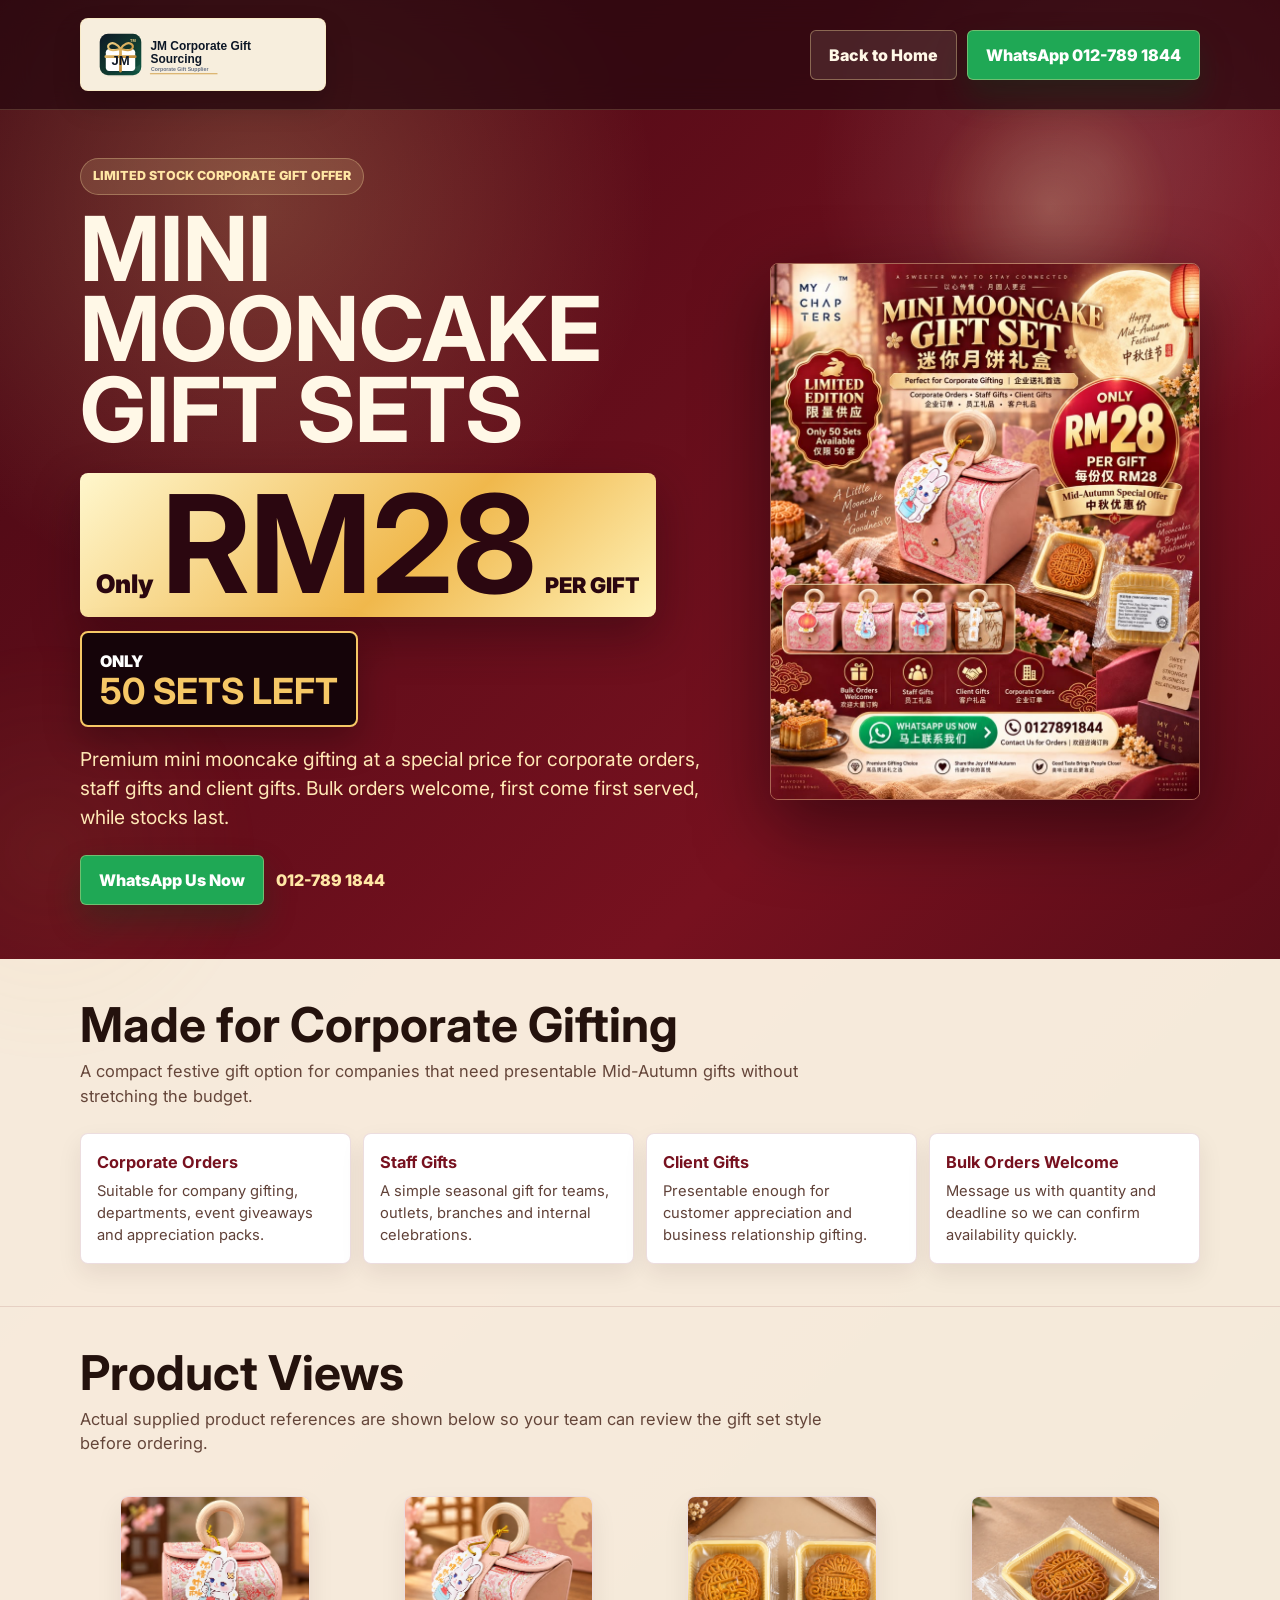
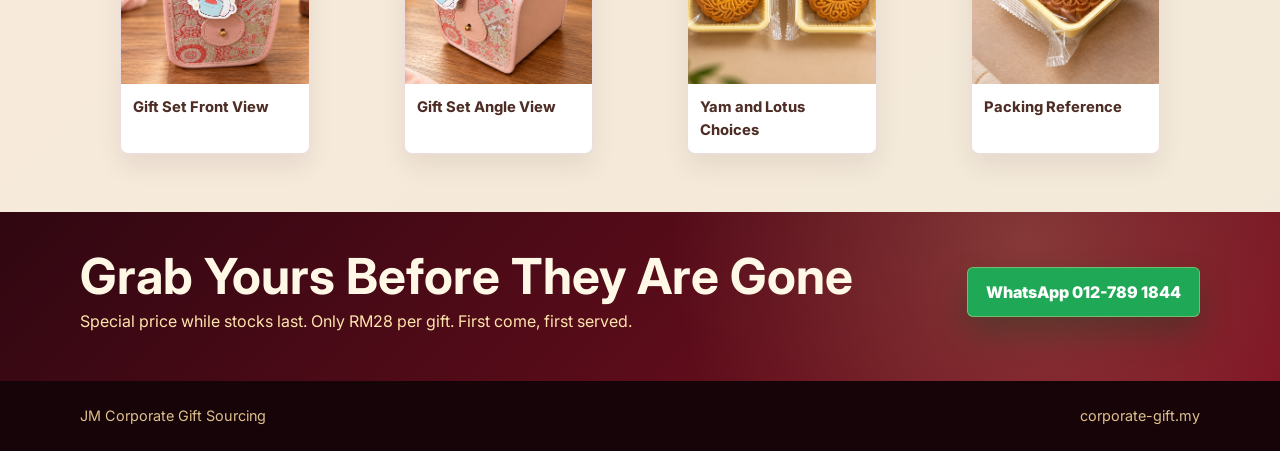
<file: mooncake.html>
<!doctype html>
<html lang="en">
<head>
  <meta charset="utf-8">
  <meta name="viewport" content="width=device-width, initial-scale=1">
  <meta name="theme-color" content="#7a1020">
  <title>Mini Mooncake Gift Sets RM28 | Corporate Gifting Malaysia</title>
  <meta name="description" content="Mini mooncake gift sets for corporate orders, staff gifts and client gifts. Special price only RM28 per gift, limited stock while stocks last.">
  <meta name="robots" content="index, follow">
  <link rel="canonical" href="https://corporate-gift.my/mooncake.html">
  <meta property="og:type" content="website">
  <meta property="og:site_name" content="JM Corporate Gift Sourcing">
  <meta property="og:locale" content="en_MY">
  <meta property="og:title" content="Mini Mooncake Gift Sets RM28">
  <meta property="og:description" content="Premium mini mooncake gift sets for corporate orders. Only 50 sets left, only RM28 per gift.">
  <meta property="og:url" content="https://corporate-gift.my/mooncake.html">
  <meta property="og:image" content="https://corporate-gift.my/mooncake-preview-20260914.jpeg">
  <meta property="og:image:secure_url" content="https://corporate-gift.my/mooncake-preview-20260914.jpeg">
  <meta property="og:image:type" content="image/jpeg">
  <meta property="og:image:width" content="864">
  <meta property="og:image:height" content="1080">
  <meta property="og:image:alt" content="Mini Mooncake gift sets special price RM28 per gift, only 50 sets left">
  <meta name="twitter:card" content="summary_large_image">
  <meta name="twitter:title" content="Mini Mooncake Gift Sets RM28">
  <meta name="twitter:description" content="Corporate mooncake gifting offer. Only RM28 per gift while stocks last.">
  <meta name="twitter:image" content="https://corporate-gift.my/mooncake-preview-20260914.jpeg">
  <link rel="icon" type="image/svg+xml" href="brand-logo.svg">
  <link rel="apple-touch-icon" href="brand-logo-256.png">
  <link rel="preconnect" href="https://fonts.googleapis.com">
  <link rel="preconnect" href="https://fonts.gstatic.com" crossorigin>
  <link href="https://fonts.googleapis.com/css2?family=Inter:wght@400;500;600;700;800;900&display=swap" rel="stylesheet">
  <style>
    :root {
      color-scheme: dark;
      --burgundy: #77111f;
      --deep: #2b0710;
      --gold: #f6c866;
      --soft-gold: #ffe7a5;
      --cream: #fff8e7;
      --muted: #f2d8aa;
      --ink: #24120d;
      --green: #1fa855;
    }

    * {
      box-sizing: border-box;
    }

    html {
      scroll-behavior: smooth;
    }

    body {
      margin: 0;
      font-family: Inter, system-ui, -apple-system, BlinkMacSystemFont, "Segoe UI", sans-serif;
      line-height: 1.5;
      color: var(--cream);
      overflow-x: hidden;
      background:
        radial-gradient(circle at 20% 10%, rgba(255, 224, 144, 0.22), transparent 25rem),
        radial-gradient(circle at 86% 8%, rgba(255, 248, 231, 0.16), transparent 18rem),
        linear-gradient(135deg, #430813 0%, var(--burgundy) 48%, #2d070e 100%);
    }

    a {
      color: inherit;
    }

    img {
      display: block;
      max-width: 100%;
      height: auto;
    }

    .page-shell {
      min-height: 100vh;
      overflow: hidden;
      position: relative;
    }

    .page-shell::before,
    .page-shell::after {
      content: "";
      position: fixed;
      inset: auto;
      pointer-events: none;
      border-radius: 999px;
      filter: blur(1px);
      opacity: 0.24;
    }

    .page-shell::before {
      width: 16rem;
      height: 16rem;
      right: 8vw;
      top: 5rem;
      background: radial-gradient(circle, rgba(255, 240, 180, 0.86), rgba(255, 208, 102, 0.18) 54%, transparent 70%);
    }

    .page-shell::after {
      width: 28rem;
      height: 28rem;
      left: -11rem;
      bottom: -11rem;
      background: radial-gradient(circle, rgba(246, 200, 102, 0.25), transparent 70%);
    }

    .container {
      width: min(1120px, calc(100% - 32px));
      margin: 0 auto;
      position: relative;
      z-index: 1;
    }

    .site-header {
      padding: 18px 0;
      border-bottom: 1px solid rgba(255, 231, 165, 0.18);
      background: rgba(38, 7, 14, 0.72);
      backdrop-filter: blur(16px);
    }

    .header-inner {
      display: flex;
      align-items: center;
      justify-content: space-between;
      gap: 18px;
    }

    .brand {
      display: inline-flex;
      align-items: center;
      gap: 12px;
      min-height: 54px;
      padding: 8px 12px;
      border: 1px solid rgba(255, 231, 165, 0.4);
      border-radius: 8px;
      background: rgba(255, 248, 231, 0.96);
      box-shadow: 0 14px 28px rgba(0, 0, 0, 0.18);
      text-decoration: none;
      min-width: 0;
    }

    .brand img {
      width: 220px;
      max-width: 56vw;
    }

    .header-actions {
      display: flex;
      align-items: center;
      gap: 10px;
    }

    .button {
      display: inline-flex;
      align-items: center;
      justify-content: center;
      min-height: 46px;
      padding: 12px 18px;
      border-radius: 6px;
      border: 1px solid rgba(255, 231, 165, 0.36);
      text-decoration: none;
      font-weight: 850;
      letter-spacing: 0;
      white-space: nowrap;
      transition: transform 160ms ease, box-shadow 160ms ease, background 160ms ease;
    }

    .button:hover,
    .button:focus-visible {
      transform: translateY(-1px);
    }

    .button-primary {
      background: var(--green);
      color: white;
      box-shadow: 0 16px 32px rgba(4, 67, 29, 0.3);
    }

    .button-secondary {
      background: rgba(255, 248, 231, 0.1);
      color: var(--cream);
    }

    .hero {
      padding: 48px 0 54px;
    }

    .hero-grid {
      display: grid;
      grid-template-columns: minmax(0, 1.02fr) minmax(320px, 0.72fr);
      gap: clamp(28px, 5vw, 58px);
      align-items: center;
    }

    .hero-grid > * {
      min-width: 0;
    }

    .eyebrow {
      display: inline-flex;
      align-items: center;
      gap: 8px;
      margin: 0 0 14px;
      padding: 8px 12px;
      border-radius: 999px;
      background: rgba(255, 231, 165, 0.14);
      border: 1px solid rgba(255, 231, 165, 0.3);
      color: var(--soft-gold);
      font-size: 0.78rem;
      font-weight: 850;
      text-transform: uppercase;
    }

    h1 {
      margin: 0;
      max-width: 780px;
      font-size: clamp(2.7rem, 7vw, 5.8rem);
      line-height: 0.9;
      letter-spacing: 0;
      text-transform: uppercase;
    }

    h1 span {
      display: block;
    }

    .price-row {
      display: flex;
      align-items: end;
      gap: 14px;
      flex-wrap: wrap;
      margin: 22px 0 18px;
    }

    .price {
      display: inline-flex;
      align-items: baseline;
      gap: 8px;
      color: var(--deep);
      background: linear-gradient(135deg, #fff7cd, #f0b84c 58%, #fff2b8);
      padding: 10px 16px 12px;
      border-radius: 8px;
      box-shadow: 0 18px 46px rgba(42, 7, 16, 0.46);
      font-weight: 950;
      line-height: 0.9;
    }

    .price small {
      font-size: clamp(1rem, 3vw, 1.6rem);
    }

    .price strong {
      font-size: clamp(4rem, 12vw, 8.5rem);
      letter-spacing: 0;
    }

    .price span {
      display: block;
      max-width: 6rem;
      font-size: clamp(0.95rem, 2.2vw, 1.35rem);
      line-height: 1;
      text-transform: uppercase;
    }

    .stock-badge {
      display: inline-flex;
      flex-direction: column;
      justify-content: center;
      min-height: 96px;
      padding: 14px 18px;
      border-radius: 8px;
      color: white;
      background: #150409;
      border: 2px solid var(--gold);
      box-shadow: 0 14px 36px rgba(0, 0, 0, 0.28);
      text-transform: uppercase;
      font-weight: 900;
    }

    .stock-badge strong {
      color: var(--gold);
      font-size: clamp(1.35rem, 4vw, 2.25rem);
      line-height: 1;
    }

    .hero-copy {
      margin: 0;
      max-width: 640px;
      color: #ffe8b6;
      font-size: clamp(1rem, 2.1vw, 1.2rem);
    }

    .cta-row {
      display: flex;
      align-items: center;
      gap: 12px;
      flex-wrap: wrap;
      margin-top: 24px;
    }

    .phone-note {
      color: var(--soft-gold);
      font-weight: 850;
    }

    .poster-panel {
      display: block;
      position: relative;
      width: 100%;
      max-width: 430px;
      justify-self: end;
    }

    .poster-panel img {
      width: 100%;
      border-radius: 8px;
      border: 1px solid rgba(255, 231, 165, 0.4);
      box-shadow: 0 26px 70px rgba(12, 2, 5, 0.5);
    }

    .section {
      padding: 42px 0;
      background: rgba(255, 248, 231, 0.94);
      color: var(--ink);
    }

    .section + .section {
      border-top: 1px solid rgba(119, 17, 31, 0.12);
    }

    .section h2 {
      margin: 0 0 10px;
      font-size: clamp(1.7rem, 4vw, 3rem);
      line-height: 1;
      letter-spacing: 0;
    }

    .section-intro {
      margin: 0 0 24px;
      color: #65463a;
      max-width: 760px;
      font-size: 1.03rem;
    }

    .benefits {
      display: grid;
      grid-template-columns: repeat(4, minmax(0, 1fr));
      gap: 12px;
      margin-top: 24px;
    }

    .benefit {
      min-height: 104px;
      padding: 16px;
      border-radius: 8px;
      background: white;
      border: 1px solid rgba(119, 17, 31, 0.14);
      box-shadow: 0 10px 24px rgba(44, 18, 11, 0.08);
    }

    .benefit strong {
      display: block;
      margin-bottom: 6px;
      color: var(--burgundy);
      font-size: 1.02rem;
    }

    .benefit p {
      margin: 0;
      color: #604138;
      font-size: 0.92rem;
    }

    .gallery {
      display: grid;
      grid-template-columns: repeat(4, minmax(0, 1fr));
      gap: 14px;
    }

    .product {
      overflow: hidden;
      border-radius: 8px;
      background: white;
      border: 1px solid rgba(119, 17, 31, 0.14);
      box-shadow: 0 12px 26px rgba(44, 18, 11, 0.08);
    }

    .product img {
      width: 100%;
      aspect-ratio: 1 / 1;
      object-fit: cover;
      background: #f9efe3;
    }

    .product span {
      display: block;
      min-height: 48px;
      padding: 12px;
      color: #4d2d25;
      font-size: 0.92rem;
      font-weight: 750;
    }

    .final-cta {
      padding: 40px 0 48px;
      background:
        radial-gradient(circle at 80% 20%, rgba(255, 231, 165, 0.2), transparent 22rem),
        linear-gradient(135deg, #300711, #7d1021);
      color: var(--cream);
    }

    .final-inner {
      display: grid;
      grid-template-columns: minmax(0, 1fr) auto;
      gap: 24px;
      align-items: center;
    }

    .final-inner h2 {
      margin: 0 0 8px;
      font-size: clamp(1.8rem, 4vw, 3.1rem);
      line-height: 1;
      letter-spacing: 0;
    }

    .final-inner p {
      margin: 0;
      color: #ffe5ad;
    }

    .site-footer {
      padding: 24px 0;
      background: #160408;
      color: #dec08c;
      font-size: 0.9rem;
    }

    .footer-inner {
      display: flex;
      justify-content: space-between;
      gap: 16px;
      flex-wrap: wrap;
    }

    @media (max-width: 860px) {
      .hero-grid,
      .final-inner {
        grid-template-columns: 1fr;
      }

      .poster-panel {
        justify-self: start;
        max-width: 100%;
      }

      .benefits,
      .gallery {
        grid-template-columns: repeat(2, minmax(0, 1fr));
      }
    }

    @media (max-width: 560px) {
      .container {
        width: 100%;
        max-width: none;
        padding-inline: 12px;
      }

      .site-header {
        padding: 12px 0;
      }

      .header-inner {
        align-items: flex-start;
        flex-direction: column;
      }

      .brand {
        width: 100%;
        justify-content: center;
      }

      .brand img {
        width: min(240px, 72vw);
        max-width: 100%;
      }

      .header-actions,
      .cta-row {
        width: 100%;
      }

      .header-actions {
        align-items: stretch;
        flex-direction: column;
      }

      .button {
        width: 100%;
        white-space: normal;
        text-align: center;
      }

      .hero {
        padding: 30px 0 36px;
      }

      h1 {
        font-size: 2.35rem;
        line-height: 1;
      }

      .hero-grid,
      .final-inner {
        width: 100%;
        max-width: 100%;
        overflow: hidden;
      }

      .price {
        width: calc(100vw - 24px);
        max-width: calc(100vw - 24px);
        justify-content: center;
        gap: 6px;
        padding: 10px 12px 12px;
      }

      .price small {
        font-size: 0.92rem;
      }

      .price strong {
        font-size: 3.25rem;
      }

      .price span {
        max-width: 3.2rem;
        font-size: 0.78rem;
        line-height: 1.05;
      }

      .stock-badge {
        width: calc(100vw - 24px);
        max-width: calc(100vw - 24px);
        text-align: center;
      }

      .poster-panel,
      .poster-panel img {
        width: calc(100vw - 24px);
        max-width: calc(100vw - 24px);
      }

      .benefits,
      .gallery {
        grid-template-columns: 1fr;
      }

      .final-inner {
        text-align: left;
      }
    }
  </style>
</head>
<body>
  <div class="page-shell">
    <header class="site-header">
      <div class="container header-inner">
        <a class="brand" href="https://corporate-gift.my/" aria-label="JM Corporate Gift Sourcing home">
          <img src="brand-logo-horizontal.svg" alt="JM Corporate Gift Sourcing">
        </a>
        <nav class="header-actions" aria-label="Page actions">
          <a class="button button-secondary" href="https://corporate-gift.my/">Back to Home</a>
          <a class="button button-primary" href="https://wa.me/60127891844?text=Hi%2C%20I%20am%20interested%20in%20the%20Mini%20Mooncake%20Gift%20Set%20special%20price%20RM28%20per%20gift.%20Is%20it%20still%20available%3F">WhatsApp 012-789 1844</a>
        </nav>
      </div>
    </header>

    <main>
      <section class="hero">
        <div class="container hero-grid">
          <div>
            <p class="eyebrow">Limited Stock Corporate Gift Offer</p>
            <h1><span>Mini Mooncake</span><span>Gift Sets</span></h1>
            <div class="price-row" aria-label="Offer price and stock status">
              <div class="price">
                <small>Only</small>
                <strong>RM28</strong>
                <span>Per Gift</span>
              </div>
              <div class="stock-badge">
                <span>Only</span>
                <strong>50 Sets Left</strong>
              </div>
            </div>
            <p class="hero-copy">Premium mini mooncake gifting at a special price for corporate orders, staff gifts and client gifts. Bulk orders welcome, first come first served, while stocks last.</p>
            <div class="cta-row">
              <a class="button button-primary" href="https://wa.me/60127891844?text=Hi%2C%20I%20am%20interested%20in%20the%20Mini%20Mooncake%20Gift%20Set%20special%20price%20RM28%20per%20gift.%20Is%20it%20still%20available%3F">WhatsApp Us Now</a>
              <span class="phone-note">012-789 1844</span>
            </div>
          </div>
          <a class="poster-panel" href="https://wa.me/60127891844?text=Hi%2C%20I%20am%20interested%20in%20the%20Mini%20Mooncake%20Gift%20Set%20special%20price%20RM28%20per%20gift.%20Is%20it%20still%20available%3F" aria-label="WhatsApp JM Corporate Gift Sourcing about the mini mooncake offer">
            <img src="Poster.jpeg" alt="Mini Mooncake special price RM28 per gift, only 50 sets left">
          </a>
        </div>
      </section>

      <section class="section">
        <div class="container">
          <h2>Made for Corporate Gifting</h2>
          <p class="section-intro">A compact festive gift option for companies that need presentable Mid-Autumn gifts without stretching the budget.</p>
          <div class="benefits" aria-label="Offer highlights">
            <div class="benefit">
              <strong>Corporate Orders</strong>
              <p>Suitable for company gifting, departments, event giveaways and appreciation packs.</p>
            </div>
            <div class="benefit">
              <strong>Staff Gifts</strong>
              <p>A simple seasonal gift for teams, outlets, branches and internal celebrations.</p>
            </div>
            <div class="benefit">
              <strong>Client Gifts</strong>
              <p>Presentable enough for customer appreciation and business relationship gifting.</p>
            </div>
            <div class="benefit">
              <strong>Bulk Orders Welcome</strong>
              <p>Message us with quantity and deadline so we can confirm availability quickly.</p>
            </div>
          </div>
        </div>
      </section>

      <section class="section">
        <div class="container">
          <h2>Product Views</h2>
          <p class="section-intro">Actual supplied product references are shown below so your team can review the gift set style before ordering.</p>
          <div class="gallery">
            <figure class="product">
              <img src="Mooncake/product-front.jpeg" alt="Mini mooncake gift set front view">
              <span>Gift Set Front View</span>
            </figure>
            <figure class="product">
              <img src="Mooncake/product-angle.jpeg" alt="Mini mooncake gift set angle view">
              <span>Gift Set Angle View</span>
            </figure>
            <figure class="product">
              <img src="Mooncake/product-choice.jpeg" alt="Mini mooncake yam and lotus choices">
              <span>Yam and Lotus Choices</span>
            </figure>
            <figure class="product">
              <img src="Mooncake/product-packing.jpeg" alt="Mini mooncake packing reference">
              <span>Packing Reference</span>
            </figure>
          </div>
        </div>
      </section>

      <section class="final-cta">
        <div class="container final-inner">
          <div>
            <h2>Grab Yours Before They Are Gone</h2>
            <p>Special price while stocks last. Only RM28 per gift. First come, first served.</p>
          </div>
          <a class="button button-primary" href="https://wa.me/60127891844?text=Hi%2C%20I%20am%20interested%20in%20the%20Mini%20Mooncake%20Gift%20Set%20special%20price%20RM28%20per%20gift.%20Is%20it%20still%20available%3F">WhatsApp 012-789 1844</a>
        </div>
      </section>
    </main>

    <footer class="site-footer">
      <div class="container footer-inner">
        <span>JM Corporate Gift Sourcing</span>
        <span>corporate-gift.my</span>
      </div>
    </footer>
  </div>
</body>
</html>
</file>
<file: styles.css>
:root {
  --color-ink: #111827;
  --color-muted: #667085;
  --color-subtle: #f5f7fa;
  --color-white: #ffffff;
  --color-navy: #0d1726;
  --color-navy-2: #16243a;
  --color-blue: #1f5eff;
  --color-blue-dark: #174bd1;
  --color-gold: #c79746;
  --color-green: #20b26b;
  --color-border: #e4e8ef;
  --shadow-soft: 0 16px 45px rgba(13, 23, 38, 0.1);
  --shadow-card: 0 12px 32px rgba(13, 23, 38, 0.08);
  --radius: 8px;
  --container: 1180px;
  --header-height: 76px;
}

* {
  box-sizing: border-box;
}

html {
  scroll-behavior: smooth;
  scroll-padding-top: calc(var(--header-height) + 20px);
}

body {
  margin: 0;
  color: var(--color-ink);
  background: var(--color-white);
  font-family: Inter, ui-sans-serif, system-ui, -apple-system, BlinkMacSystemFont, "Segoe UI", sans-serif;
  line-height: 1.6;
  overflow-x: hidden;
  text-rendering: optimizeLegibility;
}

body.menu-open {
  overflow: hidden;
}

img,
svg {
  display: block;
}

img {
  max-width: 100%;
  height: auto;
}

a {
  color: inherit;
  text-decoration: none;
}

button,
input,
select,
textarea {
  font: inherit;
}

button {
  border: 0;
}

h1,
h2,
h3,
p {
  margin-top: 0;
}

h1 {
  max-width: 760px;
  margin-bottom: 22px;
  color: var(--color-white);
  font-size: clamp(2.55rem, 5.8vw, 5.05rem);
  font-weight: 800;
  line-height: 1.02;
  letter-spacing: 0;
  overflow-wrap: break-word;
  text-wrap: balance;
}

h2 {
  margin-bottom: 14px;
  color: var(--color-navy);
  font-size: clamp(2rem, 3.6vw, 3.3rem);
  font-weight: 800;
  line-height: 1.08;
  letter-spacing: 0;
  text-wrap: balance;
}

h3 {
  margin-bottom: 8px;
  color: var(--color-navy);
  font-size: 1.08rem;
  font-weight: 750;
  line-height: 1.28;
  letter-spacing: 0;
}

p {
  margin-bottom: 0;
}

.icon-sprite {
  position: absolute;
  width: 0;
  height: 0;
  overflow: hidden;
}

.icon {
  width: 1.15em;
  height: 1.15em;
  flex: 0 0 auto;
  stroke: currentColor;
  stroke-width: 1.9;
  stroke-linecap: round;
  stroke-linejoin: round;
  fill: none;
}

.site-header {
  position: sticky;
  top: 0;
  z-index: 50;
  display: grid;
  grid-template-columns: auto 1fr auto;
  align-items: center;
  min-height: var(--header-height);
  padding: 12px clamp(18px, 4vw, 44px);
  border-bottom: 1px solid rgba(228, 232, 239, 0.8);
  background: rgba(255, 255, 255, 0.92);
  backdrop-filter: blur(18px);
}

.brand {
  display: inline-flex;
  align-items: center;
  gap: 12px;
  min-width: 0;
}

.brand-mark {
  display: grid;
  width: 50px;
  height: 50px;
  place-items: center;
  overflow: visible;
  border-radius: var(--radius);
  background: transparent;
  flex: 0 0 auto;
}

.brand-mark img {
  width: 100%;
  height: 100%;
  object-fit: contain;
  object-position: center;
  filter: drop-shadow(0 8px 14px rgba(13, 23, 38, 0.1));
}

.brand-copy {
  display: grid;
  gap: 1px;
  min-width: 0;
}

.brand-name {
  color: var(--color-navy);
  font-size: 0.96rem;
  font-weight: 800;
  line-height: 1.15;
  white-space: nowrap;
}

.brand-line {
  color: var(--color-muted);
  font-size: 0.74rem;
  font-weight: 650;
  line-height: 1.2;
  text-transform: uppercase;
}

.site-nav {
  justify-self: center;
  display: flex;
  align-items: center;
  gap: clamp(14px, 2vw, 28px);
  color: #475467;
  font-size: 0.93rem;
  font-weight: 650;
}

.site-nav a,
.footer-links a,
.text-link {
  transition: color 160ms ease;
}

.site-nav a:hover,
.footer-links a:hover,
.text-link:hover {
  color: var(--color-blue);
}

.header-actions {
  display: flex;
  align-items: center;
  gap: 10px;
}

.menu-toggle {
  display: none;
  justify-self: end;
  width: 44px;
  height: 44px;
  place-items: center;
  border: 1px solid var(--color-border);
  border-radius: var(--radius);
  color: var(--color-navy);
  background: var(--color-white);
  cursor: pointer;
}

.button {
  display: inline-flex;
  align-items: center;
  justify-content: center;
  gap: 9px;
  min-height: 48px;
  padding: 13px 20px;
  border: 1px solid transparent;
  border-radius: var(--radius);
  font-weight: 800;
  line-height: 1.1;
  text-align: center;
  cursor: pointer;
  transition: transform 160ms ease, box-shadow 160ms ease, background-color 160ms ease, border-color 160ms ease, color 160ms ease;
}

.button:hover {
  transform: translateY(-1px);
}

.button:focus-visible,
a:focus-visible,
button:focus-visible,
input:focus-visible,
select:focus-visible,
textarea:focus-visible,
summary:focus-visible {
  outline: 3px solid rgba(31, 94, 255, 0.26);
  outline-offset: 3px;
}

.button-primary {
  color: var(--color-white);
  background: var(--color-blue);
  box-shadow: 0 14px 28px rgba(31, 94, 255, 0.22);
}

.button-primary:hover {
  background: var(--color-blue-dark);
}

.button-secondary {
  color: var(--color-navy);
  border-color: rgba(13, 23, 38, 0.14);
  background: var(--color-white);
}

.button-secondary:hover {
  border-color: rgba(31, 94, 255, 0.28);
  color: var(--color-blue);
  box-shadow: var(--shadow-card);
}

.button-small {
  min-height: 42px;
  padding: 10px 14px;
  font-size: 0.88rem;
}

.button-large {
  min-height: 54px;
  padding: 16px 23px;
}

.button-full {
  width: 100%;
}

.button-whatsapp {
  color: var(--color-white);
  background: #118c54;
  box-shadow: 0 14px 28px rgba(17, 140, 84, 0.22);
}

.button-whatsapp:hover {
  background: #0f7949;
}

.banner-showcase {
  padding: clamp(18px, 3vw, 34px) max(18px, calc((100% - 1280px) / 2));
  background:
    linear-gradient(180deg, #ffffff 0%, #f5f7fa 100%);
}

.banner-link {
  display: block;
  overflow: hidden;
  border: 1px solid rgba(228, 232, 239, 0.9);
  border-radius: var(--radius);
  background: var(--color-white);
  box-shadow: var(--shadow-soft);
}

.banner-link img {
  width: 100%;
  aspect-ratio: 1717 / 916;
  object-fit: cover;
  object-position: center;
}

.hero {
  position: relative;
  overflow: hidden;
  background:
    linear-gradient(125deg, rgba(13, 23, 38, 0.98) 0%, rgba(13, 23, 38, 0.94) 44%, rgba(22, 36, 58, 0.84) 100%),
    var(--color-navy);
}

.hero::after {
  position: absolute;
  inset: auto 0 0;
  height: 1px;
  content: "";
  background: linear-gradient(90deg, transparent, rgba(199, 151, 70, 0.7), transparent);
}

.hero-inner {
  display: grid;
  grid-template-columns: minmax(0, 0.96fr) minmax(390px, 1.04fr);
  gap: clamp(34px, 5vw, 76px);
  align-items: center;
  width: min(var(--container), calc(100% - 36px));
  min-height: calc(100vh - var(--header-height));
  margin: 0 auto;
  padding: clamp(54px, 8vw, 94px) 0 clamp(46px, 6vw, 72px);
}

.hero-copy {
  position: relative;
  z-index: 1;
  min-width: 0;
}

.anchor-target {
  position: absolute;
  top: 0;
}

.eyebrow {
  margin-bottom: 12px;
  color: var(--color-gold);
  font-size: 0.77rem;
  font-weight: 800;
  letter-spacing: 0;
  text-transform: uppercase;
}

.hero-text {
  max-width: 660px;
  color: rgba(255, 255, 255, 0.78);
  font-size: clamp(1.02rem, 1.5vw, 1.22rem);
  overflow-wrap: break-word;
}

.hero-text + .hero-text {
  margin-top: 10px;
}

.hero-points,
.lead-proof {
  display: grid;
  gap: 12px;
  padding: 0;
  margin: 28px 0 0;
  list-style: none;
}

.hero-points li,
.lead-proof li {
  display: flex;
  align-items: flex-start;
  gap: 10px;
}

.hero-points li {
  color: rgba(255, 255, 255, 0.9);
  font-weight: 700;
}

.hero-points .icon,
.lead-proof .icon {
  margin-top: 3px;
  color: var(--color-green);
}

.hero-actions {
  display: flex;
  flex-wrap: wrap;
  gap: 12px;
  margin: 34px 0 14px;
}

.microcopy {
  color: rgba(255, 255, 255, 0.66);
  font-size: 0.95rem;
}

.hero-visual {
  position: relative;
  min-width: 0;
}

.hero-visual picture {
  display: block;
  overflow: hidden;
  border: 1px solid rgba(255, 255, 255, 0.14);
  border-radius: var(--radius);
  background: var(--color-navy-2);
  box-shadow: 0 28px 70px rgba(0, 0, 0, 0.34);
}

.hero-visual img {
  width: 100%;
  aspect-ratio: 3 / 2;
  object-fit: cover;
}

.hero-stat {
  position: absolute;
  right: 18px;
  bottom: 18px;
  display: grid;
  gap: 2px;
  max-width: 220px;
  padding: 14px 16px;
  border: 1px solid rgba(255, 255, 255, 0.2);
  border-radius: var(--radius);
  color: var(--color-white);
  background: rgba(13, 23, 38, 0.86);
  backdrop-filter: blur(12px);
}

.hero-stat span {
  color: rgba(255, 255, 255, 0.62);
  font-size: 0.72rem;
  font-weight: 800;
  text-transform: uppercase;
}

.hero-stat strong {
  font-size: 0.94rem;
  line-height: 1.25;
}

.trust-bar {
  display: grid;
  grid-template-columns: repeat(5, 1fr);
  width: min(var(--container), calc(100% - 36px));
  margin: -28px auto 0;
  border: 1px solid var(--color-border);
  border-radius: var(--radius);
  background: var(--color-white);
  box-shadow: var(--shadow-soft);
  position: relative;
  z-index: 3;
}

.trust-item {
  display: flex;
  align-items: center;
  justify-content: center;
  gap: 10px;
  min-height: 74px;
  padding: 16px;
  color: var(--color-navy);
  font-size: 0.9rem;
  font-weight: 800;
  text-align: center;
}

.trust-item + .trust-item {
  border-left: 1px solid var(--color-border);
}

.trust-item .icon {
  color: var(--color-blue);
}

.section,
.lead-section,
.whatsapp-section,
.final-cta,
.site-footer {
  padding-right: max(18px, calc((100% - var(--container)) / 2));
  padding-left: max(18px, calc((100% - var(--container)) / 2));
}

.section {
  padding-top: clamp(78px, 9vw, 112px);
  padding-bottom: clamp(78px, 9vw, 112px);
}

.section-muted {
  background: var(--color-subtle);
}

.section-heading {
  max-width: 760px;
  margin-bottom: 34px;
}

.section-heading p {
  color: var(--color-muted);
  font-size: 1.03rem;
}

.card-grid {
  display: grid;
  grid-template-columns: repeat(3, minmax(0, 1fr));
  gap: 18px;
}

.info-card,
.solution-card {
  min-width: 0;
  padding: 24px;
  border: 1px solid var(--color-border);
  border-radius: var(--radius);
  background: var(--color-white);
  box-shadow: var(--shadow-card);
  transition: transform 160ms ease, border-color 160ms ease, box-shadow 160ms ease;
}

.info-card:hover,
.solution-card:hover,
.faq-item:hover {
  transform: translateY(-2px);
  border-color: rgba(31, 94, 255, 0.28);
  box-shadow: var(--shadow-soft);
}

.info-card p,
.solution-card p,
.steps p,
.benefit-panel p,
.lead-copy p,
.faq-item p,
.final-cta p,
.whatsapp-copy p {
  color: var(--color-muted);
}

.card-icon {
  display: inline-grid;
  width: 38px;
  height: 38px;
  place-items: center;
  margin-bottom: 22px;
  border-radius: var(--radius);
  color: var(--color-blue);
  background: #edf3ff;
  font-size: 0.78rem;
  font-weight: 850;
}

.section-cta {
  margin-top: 30px;
}

.solution-grid {
  display: grid;
  grid-template-columns: repeat(6, minmax(0, 1fr));
  gap: 16px;
}

.solution-card {
  grid-column: span 2;
}

.solution-card:nth-child(1),
.solution-card:nth-child(2) {
  grid-column: span 3;
}

.benefit-layout {
  display: grid;
  grid-template-columns: minmax(260px, 0.68fr) minmax(0, 1.32fr);
  gap: clamp(28px, 5vw, 58px);
  align-items: start;
}

.benefit-panel {
  position: sticky;
  top: calc(var(--header-height) + 24px);
  padding: 30px;
  border-radius: var(--radius);
  color: var(--color-white);
  background:
    linear-gradient(145deg, rgba(31, 94, 255, 0.2), rgba(199, 151, 70, 0.12)),
    var(--color-navy);
  box-shadow: var(--shadow-soft);
}

.benefit-panel h3 {
  color: var(--color-white);
  font-size: 1.55rem;
}

.benefit-panel p {
  color: rgba(255, 255, 255, 0.75);
  margin-bottom: 20px;
}

.text-link {
  color: var(--color-gold);
  font-weight: 800;
}

.benefit-grid {
  grid-template-columns: repeat(2, minmax(0, 1fr));
}

.steps {
  display: grid;
  grid-template-columns: repeat(4, minmax(0, 1fr));
  gap: 16px;
  padding: 0;
  margin: 0;
  list-style: none;
  counter-reset: steps;
}

.steps li {
  position: relative;
  padding: 24px;
  border: 1px solid var(--color-border);
  border-radius: var(--radius);
  background: var(--color-white);
  box-shadow: var(--shadow-card);
}

.steps span {
  display: inline-grid;
  width: 40px;
  height: 40px;
  place-items: center;
  margin-bottom: 20px;
  border-radius: 50%;
  color: var(--color-white);
  background: var(--color-blue);
  font-weight: 850;
}

.lead-section {
  padding-top: clamp(58px, 8vw, 92px);
  padding-bottom: clamp(58px, 8vw, 92px);
  color: var(--color-white);
  background:
    linear-gradient(135deg, rgba(31, 94, 255, 0.16), rgba(199, 151, 70, 0.1)),
    var(--color-navy);
}

.lead-shell {
  display: grid;
  grid-template-columns: minmax(300px, 0.9fr) minmax(400px, 1.1fr);
  gap: clamp(28px, 5vw, 58px);
  align-items: center;
}

.lead-copy {
  max-width: 560px;
}

.lead-copy h2 {
  color: var(--color-white);
  font-size: clamp(2.45rem, 5vw, 4.45rem);
  line-height: 1.02;
}

.lead-copy p,
.lead-proof {
  color: rgba(255, 255, 255, 0.78);
}

.lead-copy p + p {
  margin-top: 12px;
}

.lead-proof li {
  font-weight: 650;
}

.form-card {
  position: relative;
  z-index: 1;
  min-width: 0;
  padding: clamp(22px, 3vw, 34px);
  border: 1px solid rgba(255, 255, 255, 0.18);
  border-radius: var(--radius);
  background: var(--color-white);
  box-shadow: 0 28px 70px rgba(0, 0, 0, 0.22);
}

.form-grid {
  display: grid;
  grid-template-columns: repeat(2, minmax(0, 1fr));
  gap: 16px;
}

label {
  display: grid;
  gap: 7px;
  color: var(--color-navy);
  font-size: 0.9rem;
  font-weight: 750;
}

input,
select,
textarea {
  width: 100%;
  min-width: 0;
  border: 1px solid #d7dde7;
  border-radius: var(--radius);
  padding: 13px 14px;
  color: var(--color-ink);
  background: var(--color-white);
}

select {
  cursor: pointer;
}

textarea {
  resize: vertical;
}

input::placeholder,
textarea::placeholder {
  color: #98a2b3;
}

.form-was-validated input:invalid,
.form-was-validated select:invalid,
.form-was-validated textarea:invalid {
  border-color: #d92d20;
}

.full-span {
  grid-column: 1 / -1;
}

.honeypot {
  position: absolute;
  width: 1px;
  height: 1px;
  opacity: 0;
  pointer-events: none;
}

.checkbox-line {
  display: flex;
  grid-template-columns: none;
  align-items: flex-start;
  gap: 10px;
  margin: 18px 0;
  color: var(--color-muted);
  font-weight: 600;
}

.checkbox-line input {
  width: 18px;
  height: 18px;
  margin-top: 2px;
  accent-color: var(--color-blue);
}

.form-note,
.form-status {
  margin-top: 12px;
  color: var(--color-muted);
  font-size: 0.9rem;
}

.form-status {
  min-height: 22px;
  font-weight: 750;
}

.form-status.error {
  color: #b42318;
}

.success-state {
  padding: 18px 0;
  color: var(--color-navy);
}

.success-state h3 {
  font-size: 2rem;
}

.success-state p {
  color: var(--color-muted);
  margin-bottom: 8px;
}

.success-actions {
  display: flex;
  flex-wrap: wrap;
  gap: 12px;
  margin-top: 24px;
}

.whatsapp-section,
.final-cta {
  display: flex;
  align-items: center;
  justify-content: space-between;
  gap: 24px;
  padding-top: clamp(58px, 7vw, 78px);
  padding-bottom: clamp(58px, 7vw, 78px);
}

.whatsapp-section {
  background: #eef8f3;
}

.whatsapp-copy,
.final-cta > div:first-child {
  max-width: 690px;
}

.faq-list {
  display: grid;
  gap: 12px;
}

.faq-item {
  border: 1px solid var(--color-border);
  border-radius: var(--radius);
  background: var(--color-white);
  box-shadow: var(--shadow-card);
  transition: transform 160ms ease, border-color 160ms ease, box-shadow 160ms ease;
}

.faq-item summary {
  position: relative;
  padding: 20px 54px 20px 22px;
  color: var(--color-navy);
  font-weight: 800;
  cursor: pointer;
  list-style: none;
}

.faq-item summary::-webkit-details-marker {
  display: none;
}

.faq-item summary::after {
  position: absolute;
  top: 50%;
  right: 22px;
  content: "+";
  color: var(--color-blue);
  font-size: 1.4rem;
  font-weight: 650;
  transform: translateY(-50%);
}

.faq-item[open] summary::after {
  content: "-";
}

.faq-item p {
  padding: 0 22px 22px;
}

.legal-section {
  scroll-margin-top: calc(var(--header-height) + 20px);
}

.legal-grid {
  display: grid;
  grid-template-columns: repeat(5, minmax(0, 1fr));
  gap: 16px;
}

.legal-grid-compact {
  grid-template-columns: repeat(3, minmax(0, 1fr));
}

.legal-card {
  min-width: 0;
  padding: 22px;
  border: 1px solid var(--color-border);
  border-radius: var(--radius);
  background: var(--color-white);
  box-shadow: var(--shadow-card);
}

.legal-card p {
  color: var(--color-muted);
  font-size: 0.95rem;
}

.legal-card a {
  color: var(--color-blue);
  font-weight: 750;
}

.final-cta {
  color: var(--color-white);
  background:
    linear-gradient(130deg, rgba(31, 94, 255, 0.18), rgba(199, 151, 70, 0.18)),
    var(--color-navy);
}

.final-cta h2 {
  color: var(--color-white);
}

.final-cta p {
  color: rgba(255, 255, 255, 0.76);
}

.final-actions {
  display: flex;
  flex-wrap: wrap;
  justify-content: flex-end;
  gap: 12px;
}

.site-footer {
  padding-top: 42px;
  padding-bottom: 34px;
  color: #667085;
  background: var(--color-white);
}

.footer-main {
  display: flex;
  align-items: flex-start;
  justify-content: space-between;
  gap: 28px;
  padding-bottom: 24px;
  border-bottom: 1px solid var(--color-border);
}

.footer-brand {
  display: inline-block;
  margin-bottom: 6px;
  color: var(--color-navy);
  font-size: 1.05rem;
  font-weight: 850;
}

.footer-links,
.footer-contact {
  display: flex;
  flex-wrap: wrap;
  gap: 14px 22px;
}

.footer-links {
  justify-content: flex-end;
  color: #475467;
  font-weight: 650;
}

.footer-contact {
  margin-top: 22px;
  font-size: 0.92rem;
}

.footer-contact a {
  color: var(--color-navy);
  font-weight: 700;
}

.privacy-note {
  max-width: 920px;
  margin-top: 18px;
  font-size: 0.84rem;
}

.copyright {
  margin-top: 18px;
  font-size: 0.88rem;
}

.floating-whatsapp {
  position: fixed;
  right: 18px;
  bottom: 18px;
  z-index: 45;
  display: grid;
  width: 52px;
  height: 52px;
  place-items: center;
  border-radius: 50%;
  color: var(--color-white);
  background: #118c54;
  box-shadow: 0 16px 34px rgba(17, 140, 84, 0.32);
  transition: transform 160ms ease, background 160ms ease;
}

.floating-whatsapp:hover {
  background: #0f7949;
  transform: translateY(-2px);
}

.floating-whatsapp .icon {
  width: 25px;
  height: 25px;
}

.promo-popup[hidden] {
  display: none;
}

.promo-popup {
  position: fixed;
  inset: 0;
  z-index: 100;
  display: grid;
  place-items: center;
  padding: 16px;
}

.promo-popup__overlay {
  position: absolute;
  inset: 0;
  background: rgba(13, 23, 38, 0.72);
  backdrop-filter: blur(8px);
  cursor: pointer;
}

.promo-popup__dialog {
  position: relative;
  z-index: 1;
  width: min(94vw, 520px);
  max-height: calc(100vh - 32px);
  overflow: hidden auto;
  border: 1px solid rgba(238, 188, 87, 0.44);
  border-radius: var(--radius);
  background: #410716;
  box-shadow: 0 30px 80px rgba(0, 0, 0, 0.42);
}

.promo-popup__close {
  position: absolute;
  top: 10px;
  right: 10px;
  z-index: 2;
  display: grid;
  width: 42px;
  height: 42px;
  place-items: center;
  border: 1px solid rgba(255, 255, 255, 0.45);
  border-radius: 50%;
  color: var(--color-white);
  background: rgba(13, 23, 38, 0.76);
  cursor: pointer;
  font-size: 1.75rem;
  line-height: 1;
}

.promo-popup__poster-link {
  display: block;
  background: #410716;
}

.promo-popup__poster-link img {
  width: 100%;
  max-height: calc(100vh - 162px);
  object-fit: contain;
}

.promo-popup__bar {
  display: grid;
  grid-template-columns: minmax(0, 1fr) auto;
  gap: 12px;
  align-items: center;
  padding: 14px;
  color: var(--color-white);
  background:
    linear-gradient(135deg, rgba(238, 188, 87, 0.18), rgba(255, 255, 255, 0.04)),
    #300511;
}

.promo-popup__bar strong,
.promo-popup__bar span,
.promo-popup__eyebrow {
  display: block;
}

.promo-popup__eyebrow {
  margin-bottom: 2px;
  color: #f8da94;
  font-size: 0.78rem;
  font-weight: 850;
  letter-spacing: 0;
  text-transform: uppercase;
}

.promo-popup__bar strong {
  font-size: 1.05rem;
  line-height: 1.15;
}

.promo-popup__bar span {
  color: rgba(255, 255, 255, 0.72);
  font-size: 0.86rem;
  font-weight: 700;
}

.promo-popup__button {
  display: inline-flex;
  align-items: center;
  justify-content: center;
  gap: 8px;
  min-height: 48px;
  padding: 12px 15px;
  border-radius: var(--radius);
  color: var(--color-white);
  background: #149d58;
  font-size: 0.9rem;
  font-weight: 850;
  line-height: 1.1;
  white-space: nowrap;
  box-shadow: 0 12px 24px rgba(20, 157, 88, 0.28);
}

body.promo-popup-open {
  overflow: hidden;
}

.reveal {
  opacity: 1;
  transform: none;
  transition: opacity 520ms ease, transform 520ms ease;
}

.reveal.is-visible {
  opacity: 1;
  transform: translateY(0);
}

@media (prefers-reduced-motion: reduce) {
  html {
    scroll-behavior: auto;
  }

  *,
  *::before,
  *::after {
    animation-duration: 0.01ms !important;
    animation-iteration-count: 1 !important;
    scroll-behavior: auto !important;
    transition-duration: 0.01ms !important;
  }
}

@media (max-width: 1080px) {
  .site-header {
    grid-template-columns: minmax(0, 1fr) auto;
    gap: 10px;
  }

  .menu-toggle {
    display: grid;
  }

  .site-nav,
  .header-actions {
    position: fixed;
    left: 18px;
    right: 18px;
    z-index: 51;
    display: none;
    border: 1px solid var(--color-border);
    background: var(--color-white);
    box-shadow: var(--shadow-soft);
  }

  .site-nav {
    top: calc(var(--header-height) + 10px);
    flex-direction: column;
    align-items: stretch;
    gap: 0;
    padding: 8px;
    border-radius: var(--radius) var(--radius) 0 0;
  }

  .site-nav a {
    padding: 14px 12px;
    border-radius: var(--radius);
  }

  .site-nav a:hover {
    background: var(--color-subtle);
  }

  .header-actions {
    top: calc(var(--header-height) + 265px);
    flex-direction: column;
    align-items: stretch;
    padding: 12px;
    border-top: 0;
    border-radius: 0 0 var(--radius) var(--radius);
  }

  body.menu-open .site-nav,
  body.menu-open .header-actions {
    display: flex;
  }

  .hero-inner,
  .lead-shell,
  .benefit-layout {
    grid-template-columns: minmax(0, 1fr);
  }

  .hero-inner {
    min-height: auto;
  }

  .lead-copy,
  .benefit-panel {
    position: static;
  }

  .trust-bar {
    grid-template-columns: repeat(3, 1fr);
  }

  .trust-item + .trust-item {
    border-left: 0;
  }

  .trust-item {
    border-left: 1px solid var(--color-border);
    border-top: 1px solid var(--color-border);
  }

  .trust-item:nth-child(1),
  .trust-item:nth-child(2),
  .trust-item:nth-child(3) {
    border-top: 0;
  }

  .trust-item:nth-child(3n + 1) {
    border-left: 0;
  }

  .card-grid,
  .benefit-grid,
  .steps,
  .legal-grid,
  .legal-grid-compact {
    grid-template-columns: repeat(2, minmax(0, 1fr));
  }

  .solution-grid {
    grid-template-columns: repeat(2, minmax(0, 1fr));
  }

  .solution-card,
  .solution-card:nth-child(1),
  .solution-card:nth-child(2) {
    grid-column: span 1;
  }
}

@media (max-width: 720px) {
  :root {
    --header-height: 70px;
  }

  .site-header {
    padding: 10px 16px;
  }

  .brand-mark {
    width: 46px;
    height: 46px;
  }

  .brand-copy {
    max-width: calc(100vw - 132px);
  }

  .brand-name,
  .brand-line {
    overflow: hidden;
    text-overflow: ellipsis;
  }

  .hero-inner {
    width: calc(100% - 32px);
    padding-top: 46px;
  }

  .banner-showcase {
    padding: 14px 16px;
  }

  h1 {
    font-size: clamp(2.3rem, 10vw, 3.05rem);
  }

  .hero-actions,
  .success-actions,
  .final-actions {
    flex-direction: column;
  }

  .hero-actions .button,
  .success-actions .button,
  .final-actions .button,
  .whatsapp-section .button {
    width: 100%;
  }

  .hero .form-card {
    width: 100%;
    max-width: 100%;
  }

  .hero-stat {
    position: static;
    max-width: none;
    margin-top: 10px;
  }

  .trust-bar,
  .card-grid,
  .benefit-grid,
  .steps,
  .form-grid,
  .solution-grid,
  .legal-grid,
  .legal-grid-compact {
    grid-template-columns: 1fr;
  }

  .trust-bar {
    width: calc(100% - 32px);
    margin-top: 0;
    border-radius: 0 0 var(--radius) var(--radius);
  }

  .trust-item,
  .trust-item:nth-child(1),
  .trust-item:nth-child(2),
  .trust-item:nth-child(3) {
    justify-content: flex-start;
    border-top: 1px solid var(--color-border);
    border-left: 0;
  }

  .trust-item:first-child {
    border-top: 0;
  }

  .whatsapp-section,
  .final-cta,
  .footer-main {
    align-items: stretch;
    flex-direction: column;
  }

  .floating-whatsapp {
    display: none;
  }

  .promo-popup {
    padding: 10px;
  }

  .promo-popup__dialog {
    width: min(96vw, 430px);
  }

  .promo-popup__poster-link img {
    max-height: calc(100vh - 180px);
  }

  .promo-popup__bar {
    grid-template-columns: 1fr;
  }

  .promo-popup__button {
    width: 100%;
  }

  .footer-links {
    justify-content: flex-start;
  }
}

@media (max-width: 420px) {
  .brand-name {
    font-size: 0.86rem;
  }

  .brand-line {
    font-size: 0.66rem;
  }

  .button {
    padding-right: 14px;
    padding-left: 14px;
  }

  .info-card,
  .solution-card,
  .steps li,
  .form-card,
  .benefit-panel {
    padding: 20px;
  }
}
</file>
